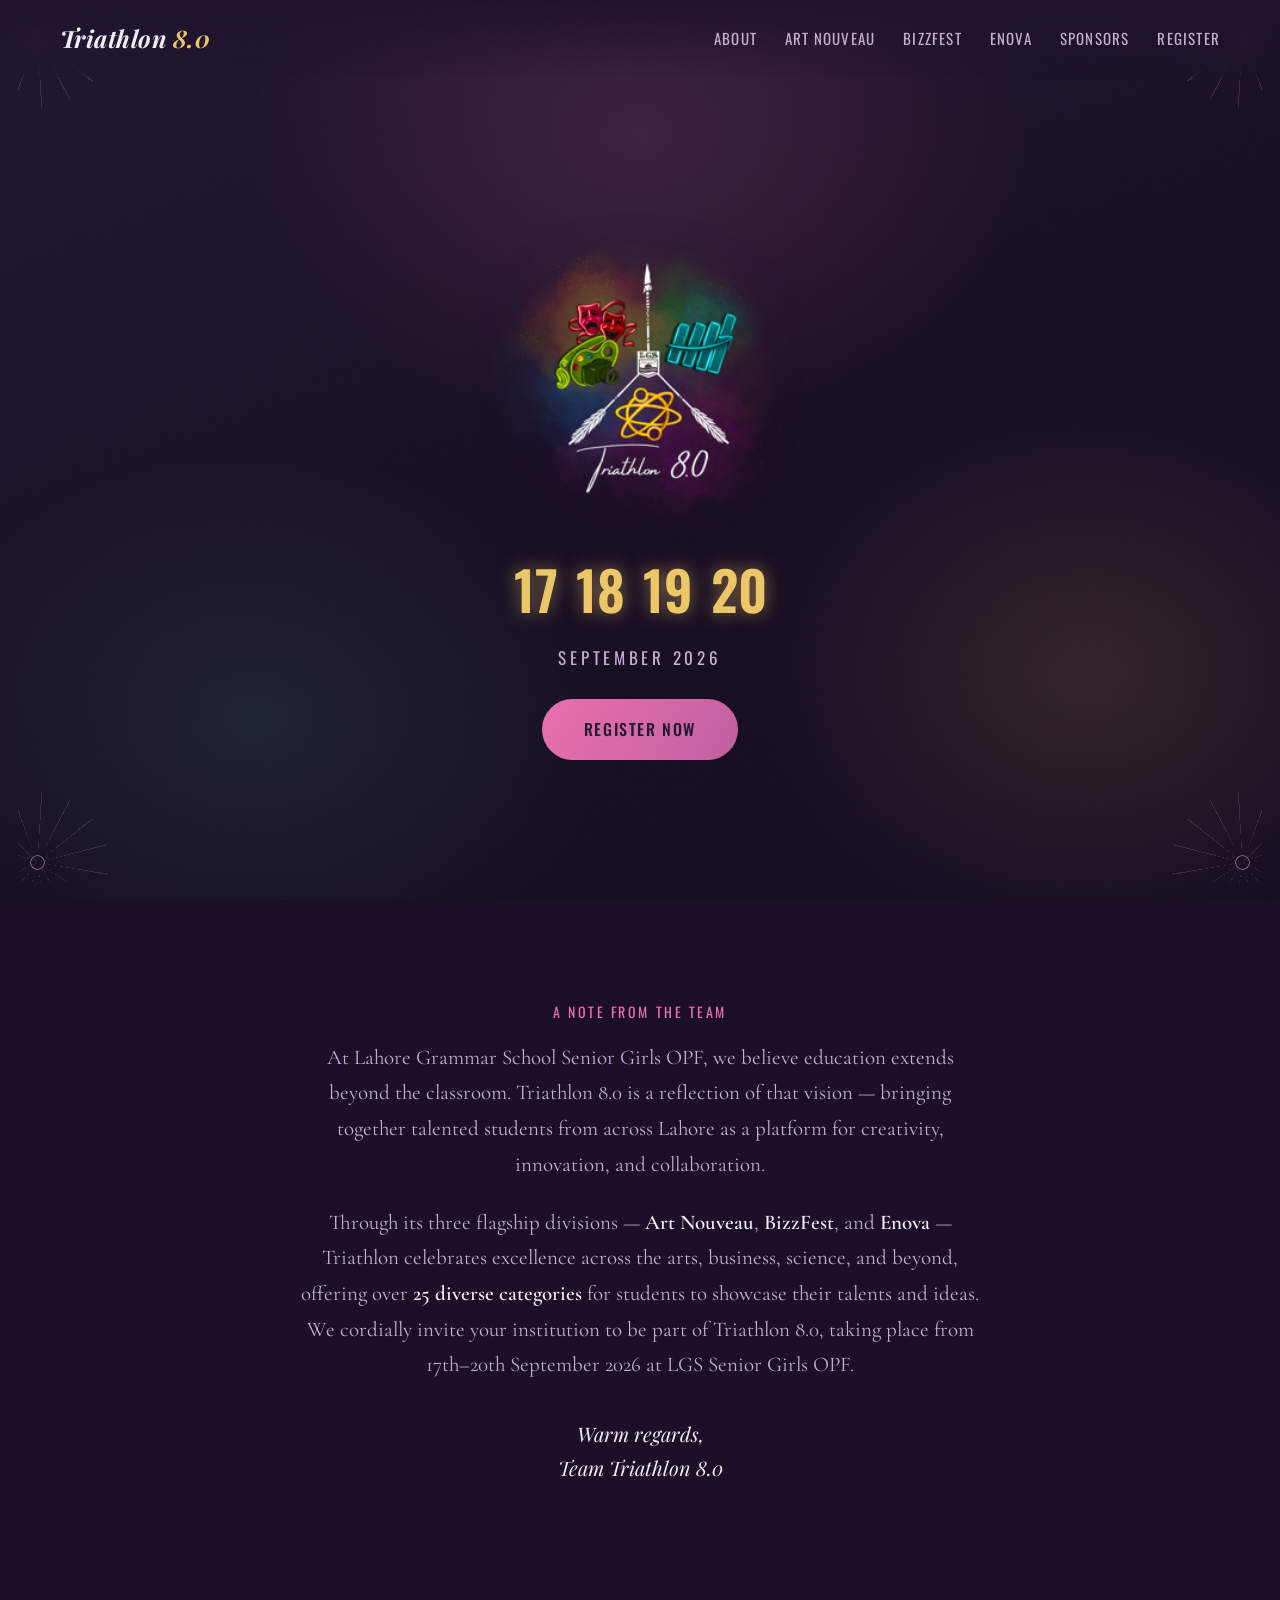
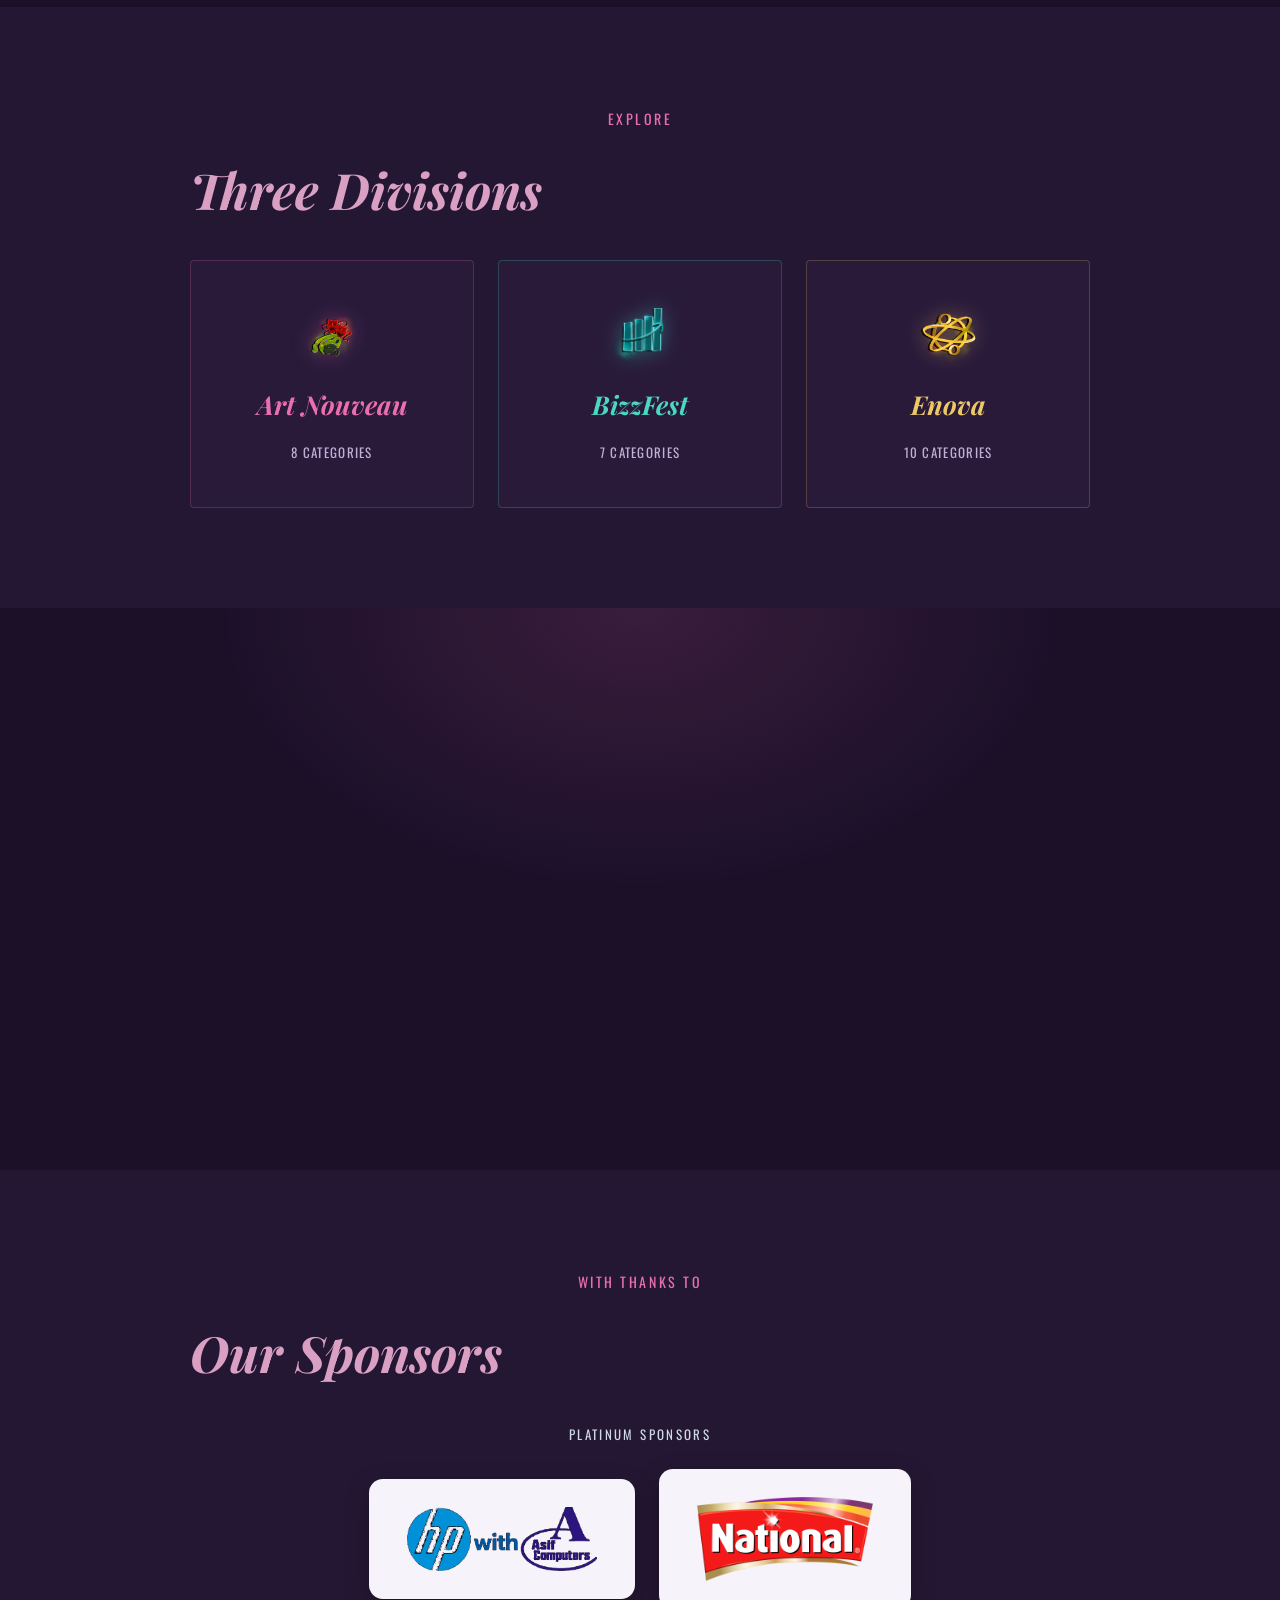
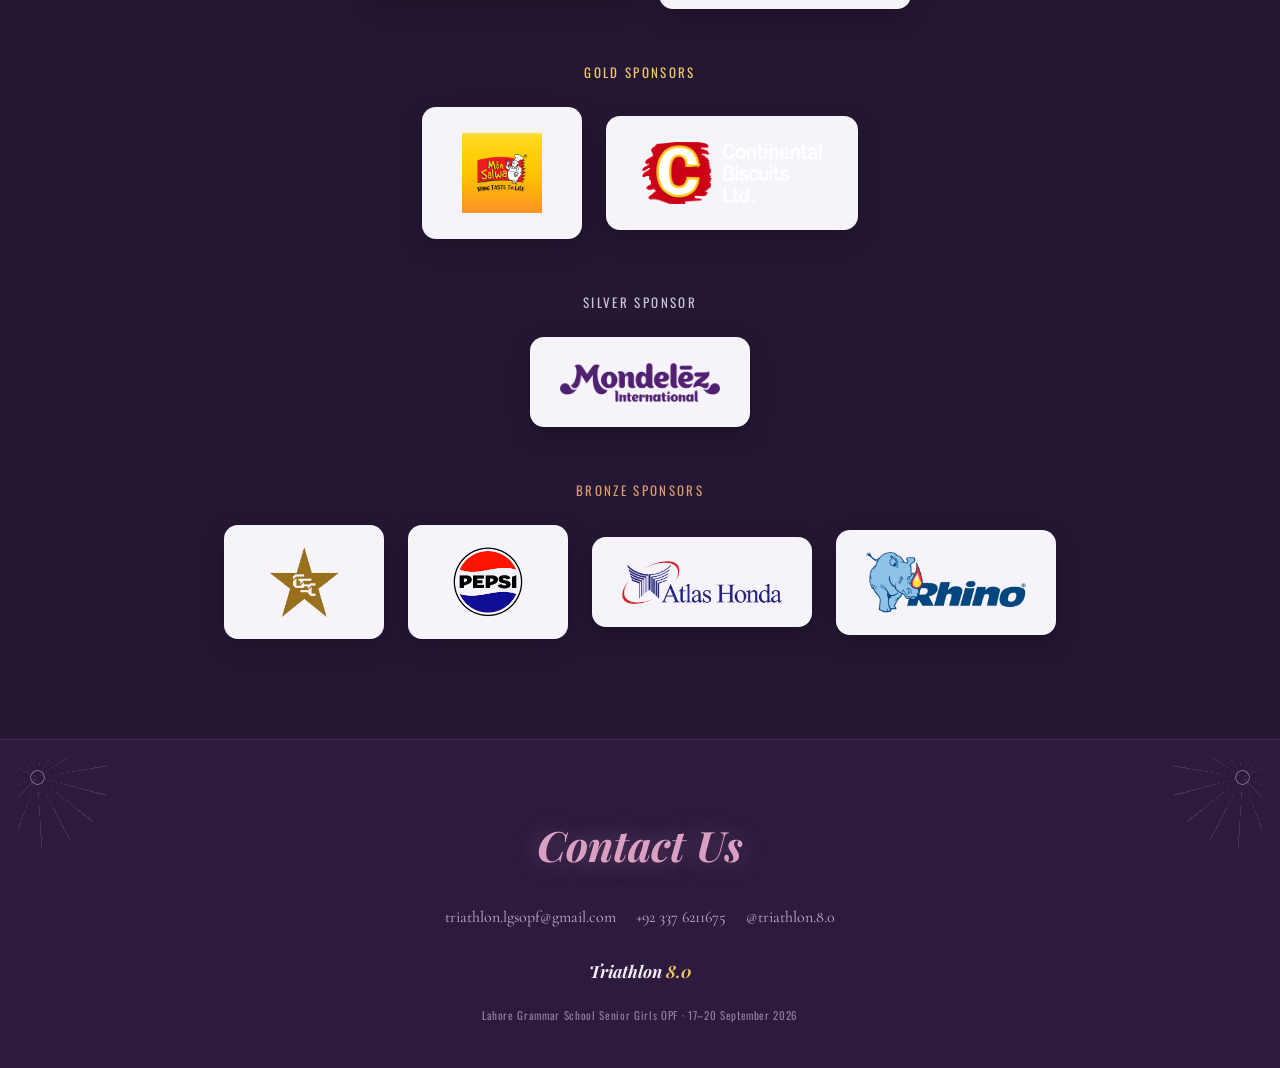
<file: index.html>
<!DOCTYPE html>
<html lang="en">
<head>
<meta charset="UTF-8">
<meta name="viewport" content="width=device-width, initial-scale=1.0">
<title>Triathlon 8.0 — LGS OPF</title>
<meta name="description" content="Triathlon 8.0 — Art Nouveau, BizzFest & Enova. 17–20 September 2026, Lahore Grammar School Senior Girls OPF.">
<link rel="preconnect" href="https://fonts.googleapis.com">
<link rel="preconnect" href="https://fonts.gstatic.com" crossorigin>
<link href="https://fonts.googleapis.com/css2?family=Playfair+Display:ital,wght@0,500;0,700;0,900;1,600;1,700&family=Cormorant+Garamond:ital,wght@0,400;0,500;0,600;1,500&family=Give+You+Glory&family=Oswald:wght@400;500;600;700&display=swap" rel="stylesheet">
<link rel="stylesheet" href="style.css">
</head>
<body>

<div class="grain"></div>

<nav class="nav">
  <a href="index.html" class="nav-brand">Triathlon <span>8.0</span></a>
  <div class="nav-links">
    <a href="index.html#about">About</a>
    <a href="art-nouveau.html">Art Nouveau</a>
    <a href="bizzfest.html">BizzFest</a>
    <a href="enova.html">Enova</a>
    <a href="index.html#sponsors">Sponsors</a>
    <a href="index.html#register">Register</a>
  </div>
</nav>

<!-- ============ HERO ============ -->
<header class="hero" id="top">
  <div class="corner corner-tl" aria-hidden="true"></div>
  <div class="corner corner-tr" aria-hidden="true"></div>
  <div class="corner corner-bl" aria-hidden="true"></div>
  <div class="corner corner-br" aria-hidden="true"></div>

  <div class="hero-content">
    <img src="emblem-clean.png" alt="Triathlon 8.0" class="emblem-img emblem-img-top">

    <div class="hero-dates">
      <span>17</span><span>18</span><span>19</span><span>20</span>
    </div>
    <p class="hero-month">September 2026</p>

    <a href="https://forms.gle/Za4hvNVGaWYxE61TA" target="_blank" rel="noopener" class="btn btn-primary">Register Now</a>
  </div>
</header>

<main>

  <!-- ============ ABOUT ============ -->
  <section class="section" id="about">
    <div class="section-inner about-inner">
      <p class="kicker center">A Note From The Team</p>
      <p class="body-text center-text">
        At Lahore Grammar School Senior Girls OPF, we believe education extends beyond the classroom.
        Triathlon 8.0 is a reflection of that vision — bringing together talented students from across
        Lahore as a platform for creativity, innovation, and collaboration.
      </p>
      <p class="body-text center-text">
        Through its three flagship divisions — <strong>Art Nouveau</strong>, <strong>BizzFest</strong>, and
        <strong>Enova</strong> — Triathlon celebrates excellence across the arts, business, science, and
        beyond, offering over <strong>25 diverse categories</strong> for students to showcase their talents
        and ideas. We cordially invite your institution to be part of Triathlon 8.0, taking place from
        17th&ndash;20th September 2026 at LGS Senior Girls OPF.
      </p>
      <p class="body-text center-text signoff">Warm regards,<br>Team Triathlon 8.0</p>
    </div>
  </section>

  <!-- ============ DIVISION LINKS ============ -->
  <section class="section section-alt" id="divisions">
    <div class="section-inner">
      <p class="kicker center">Explore</p>
      <h2 class="section-title-script center">Three Divisions</h2>

      <div class="division-links">

        <a href="art-nouveau.html" class="division-link div-link-art">
          <span class="division-link-icon">
            <img src="art-nouveau-icon.png" alt="">
          </span>
          <span class="division-link-name">Art Nouveau</span>
          <span class="division-link-meta">8 categories</span>
        </a>

        <a href="bizzfest.html" class="division-link div-link-biz">
          <span class="division-link-icon">
            <img src="bizzfest-icon.png" alt="">
          </span>
          <span class="division-link-name">BizzFest</span>
          <span class="division-link-meta">7 categories</span>
        </a>

        <a href="enova.html" class="division-link div-link-sci">
          <span class="division-link-icon">
            <img src="enova-icon.png" alt="">
          </span>
          <span class="division-link-name">Enova</span>
          <span class="division-link-meta">10 categories</span>
        </a>

      </div>
    </div>
  </section>

  <!-- ============ REGISTRATION ============ -->
  <section class="section register-band" id="register">
    <div class="section-inner register-inner">
      <p class="kicker center">Registration</p>
      <h2 class="section-title-script center">Join Us</h2>
      <p class="body-text center-text register-copy">
        Read the full invitation for guidelines, categories, and everything you need to know.
      </p>
      <div class="register-actions">
        <a href="triathlon-8.0-invite.pdf" target="_blank" rel="noopener" class="btn btn-secondary">View Invite</a>
        <a href="https://forms.gle/Za4hvNVGaWYxE61TA" target="_blank" rel="noopener" class="btn btn-primary btn-large" id="register-link">Register Now</a>
      </div>
      <p class="register-note">Full registration guidelines shared with your Delegation Supervisor.</p>
    </div>
  </section>
  <!-- ============ SPONSORS ============ -->
  <section class="section section-alt" id="sponsors">
    <div class="section-inner">
      <p class="kicker center">With Thanks To</p>
      <h2 class="section-title-script center">Our Sponsors</h2>

      <div class="sponsor-tier">
        <p class="sponsor-tier-label tier-platinum">Platinum Sponsors</p>
        <div class="sponsor-row">
          <div class="sponsor-card"><img src="hp-asif.png" alt="HP with Asif Computers"></div>
          <div class="sponsor-card"><img src="national-foods.png" alt="National Foods"></div>
        </div>
      </div>

      <div class="sponsor-tier">
        <p class="sponsor-tier-label tier-gold">Gold Sponsors</p>
        <div class="sponsor-row">
          <div class="sponsor-card"><img src="mon-salwa.png" alt="Mön Salwa"></div>
          <div class="sponsor-card"><img src="continental.png" alt="Continental"></div>
        </div>
      </div>

      <div class="sponsor-tier">
        <p class="sponsor-tier-label tier-silver">Silver Sponsor</p>
        <div class="sponsor-row">
          <div class="sponsor-card"><img src="mondelez.png" alt="Mondelez International"></div>
        </div>
      </div>

      <div class="sponsor-tier">
        <p class="sponsor-tier-label tier-bronze">Bronze Sponsors</p>
        <div class="sponsor-row">
          <div class="sponsor-card"><img src="star-cs.png" alt="CS"></div>
          <div class="sponsor-card"><img src="pepsi.png" alt="Pepsi"></div>
          <div class="sponsor-card"><img src="atlas-honda.png" alt="Atlas Honda"></div>
          <div class="sponsor-card"><img src="rhino.png" alt="Rhino"></div>
        </div>
      </div>
    </div>
  </section>

</main>

<!-- ============ CONTACT ============ -->
<footer class="footer" id="contact">
  <div class="corner corner-tl" aria-hidden="true"></div>
  <div class="corner corner-tr" aria-hidden="true"></div>
  <div class="footer-inner">
    <p class="footer-script">Contact Us</p>
    <div class="footer-meta">
      <a href="mailto:triathlon.lgsopf@gmail.com">triathlon.lgsopf@gmail.com</a>
      <a href="tel:+923376211675">+92 337 6211675</a>
      <a href="https://www.instagram.com/triathlon.8.0" target="_blank" rel="noopener">@triathlon.8.0</a>
    </div>
    <div class="footer-brand">Triathlon <span>8.0</span></div>
    <p class="footer-copy">Lahore Grammar School Senior Girls OPF &middot; 17&ndash;20 September 2026</p>
  </div>
</footer>

<script src="script.js"></script>
</body>
</html>
</file>
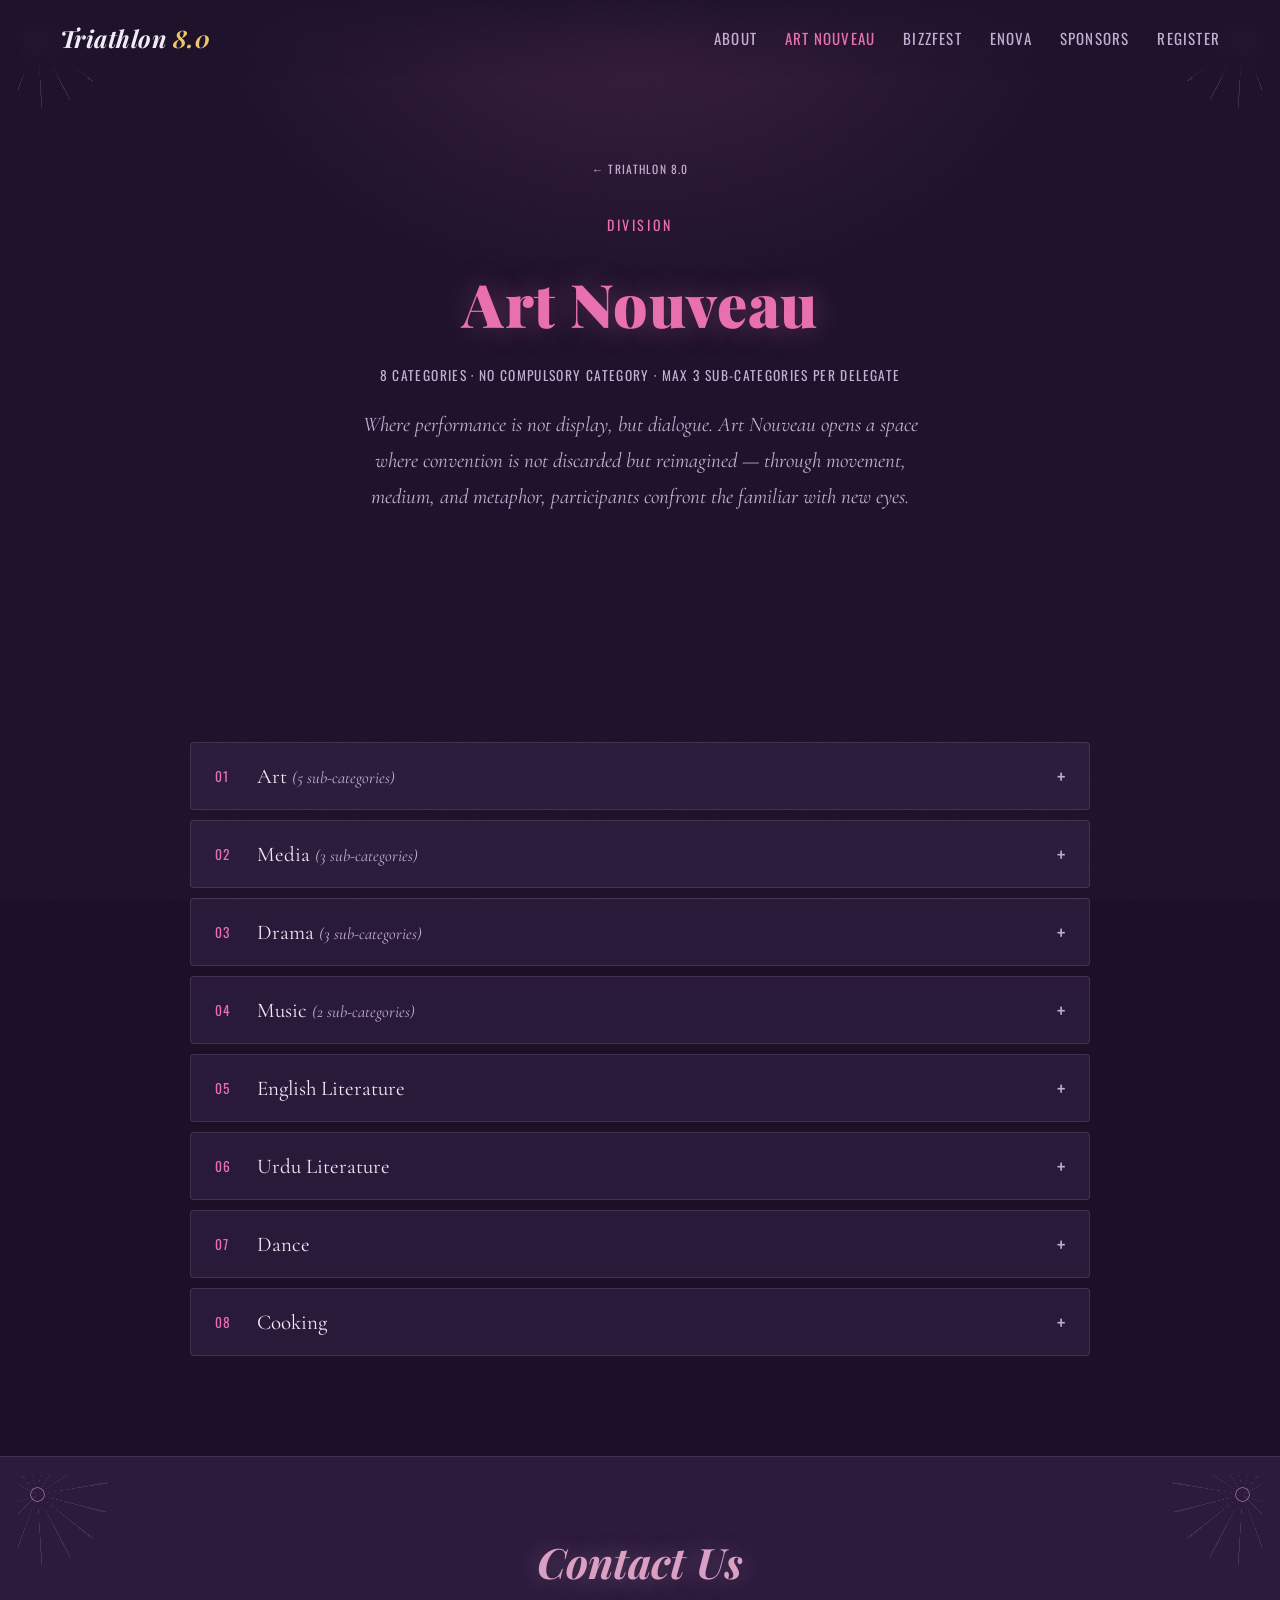
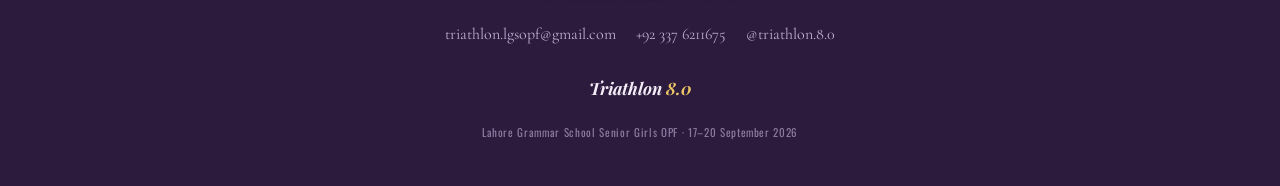
<file: art-nouveau.html>
<!DOCTYPE html>
<html lang="en">
<head>
<meta charset="UTF-8">
<meta name="viewport" content="width=device-width, initial-scale=1.0">
<title>Art Nouveau — Triathlon 8.0</title>
<meta name="description" content="Art Nouveau — 8 categories of performance, media, and creative expression at Triathlon 8.0, LGS OPF.">
<link rel="preconnect" href="https://fonts.googleapis.com">
<link rel="preconnect" href="https://fonts.gstatic.com" crossorigin>
<link href="https://fonts.googleapis.com/css2?family=Playfair+Display:ital,wght@0,500;0,700;0,900;1,600;1,700&family=Cormorant+Garamond:ital,wght@0,400;0,500;0,600;1,500&family=Give+You+Glory&family=Oswald:wght@400;500;600;700&display=swap" rel="stylesheet">
<link rel="stylesheet" href="style.css">
</head>
<body>

<div class="grain"></div>

<nav class="nav">
  <a href="index.html" class="nav-brand">Triathlon <span>8.0</span></a>
  <div class="nav-links">
    <a href="index.html#about">About</a>
    <a href="art-nouveau.html" class="active-art">Art Nouveau</a>
    <a href="bizzfest.html">BizzFest</a>
    <a href="enova.html">Enova</a>
    <a href="index.html#sponsors">Sponsors</a>
    <a href="index.html#register">Register</a>
  </div>
</nav>

<header class="division-hero div-hero-art">
  <div class="corner corner-tl" aria-hidden="true"></div>
  <div class="corner corner-tr" aria-hidden="true"></div>
  <a href="index.html" class="back-link">&larr; Triathlon 8.0</a>
  <p class="kicker center">Division</p>
  <h1 class="division-title div-art">Art Nouveau</h1>
  <p class="division-sub">8 categories &middot; no compulsory category &middot; max 3 sub-categories per delegate</p>
  <p class="body-text division-intro">
    Where performance is not display, but dialogue. Art Nouveau opens a space where convention is not
    discarded but reimagined &mdash; through movement, medium, and metaphor, participants confront the
    familiar with new eyes.
  </p>
</header>

<main>
  <section class="section">
    <div class="section-inner">
      <div class="accordion" data-division="art">

        <div class="acc-item">
          <button class="acc-trigger">
            <span class="acc-num">01</span>
            <span class="acc-name">Art <em>(5 sub-categories)</em></span>
            <span class="acc-plus">+</span>
          </button>
          <div class="acc-panel">
            <ul class="sub-list">
              <li>
                <strong>Fan-tasy</strong> &mdash; Create a rendition of your favourite book, film, or franchise character.
                <a href="fan-tasy-study-guide.pdf" target="_blank" rel="noopener" class="doc-link doc-link-inline">Study Guide</a>
              </li>
              <li>
                <strong>Street Sm-art</strong> &mdash; Live graffiti-inspired art on a bold, life-sized canvas.
                <a href="Copy of Street smart.pdf" target="_blank" rel="noopener" class="doc-link doc-link-inline">Study Guide</a>
              </li>
              <li>
                <strong>Salvage</strong> &mdash; 3D and mixed-media sculpture built from unconventional materials.
                <a href="salvage-study-guide.pdf" target="_blank" rel="noopener" class="doc-link doc-link-inline">Study Guide</a>
              </li>
              <li>
                <strong>Phantasmagoria</strong> &mdash; Turn a surreal random prompt into an extraordinary still-life piece.
                <a href="phantasmagoria-study-guide.pdf" target="_blank" rel="noopener" class="doc-link doc-link-inline">Study Guide</a>
              </li>
              <li>
                <strong>Picasso's Detective</strong> &mdash; Decipher clues and sketch your discoveries on the spot.
                <a href="picassos-detective-study-guide.pdf" target="_blank" rel="noopener" class="doc-link doc-link-inline">Study Guide</a>
              </li>
            </ul>
          </div>
        </div>

        <div class="acc-item">
          <button class="acc-trigger">
            <span class="acc-num">02</span>
            <span class="acc-name">Media <em>(3 sub-categories)</em></span>
            <span class="acc-plus">+</span>
          </button>
          <div class="acc-panel">
            <ul class="sub-list">
            <li>
                <strong>Nolan's Flair</strong> &mdash; Write, shoot, and edit a 3&ndash;7 minute short film on campus.
                <a href="Nolans-Flair study-guide.pdf" target="_blank" rel="noopener" class="doc-link doc-link-inline">Study Guide</a>
              </li>
              <li>
                 <strong>Picture the Plot</strong> &mdash; Hunt the campus for shots to build a movie poster from a given plot.
                <a href="Picture-The Plot-Study Guide.pdf" target="_blank" rel="noopener" class="doc-link doc-link-inline">Study Guide</a>
              </li>
              <li>
                <strong>Film in the Moment</strong> &mdash; Vlog the entire event, prop to closing ceremony.
                <a href="film-in-the-moment study-guide.pdf" target="_blank" rel="noopener" class="doc-link doc-link-inline">Study Guide</a>
              </li>
            </ul>
          </div>
        </div>
            

        <div class="acc-item">
          <button class="acc-trigger">
            <span class="acc-num">03</span>
            <span class="acc-name">Drama <em>(3 sub-categories)</em></span>
            <span class="acc-plus">+</span>
          </button>
          <div class="acc-panel">
            <ul class="sub-list">
            <li>
                <strong>Twist Stage</strong> &mdash; Reinterpret a well-known film, then weave in an assigned song.
                <a href="TWIST STAGE.pdf" target="_blank" rel="noopener" class="doc-link doc-link-inline">Study Guide</a>
              </li>
              <li>
                 <strong>To Be Or Not To Be</strong> &mdash; Perform a solo monologue on a topic of your choice.
                <a href="to be or not to be.pdf" target="_blank" rel="noopener" class="doc-link doc-link-inline">Study Guide</a>
              </li>
              <li>
                <strong>The Hot Seat Act</strong> &mdash; Improvise a scene from an assigned situation, prop, and trait.
                <a href="hot seat final.pdf" target="_blank" rel="noopener" class="doc-link doc-link-inline">Study Guide</a>
              </li>
            </ul>
          </div>
        </div>

        <div class="acc-item">
          <button class="acc-trigger">
            <span class="acc-num">04</span>
            <span class="acc-name">Music <em>(2 sub-categories)</em></span>
            <span class="acc-plus">+</span>
          </button>
          <div class="acc-panel">
            <ul class="sub-list">
            <li>
                <strong>Vocals</strong> &mdash; Perform a song in Urdu or another national language.
                <a href="vocals finall.pdf" target="_blank" rel="noopener" class="doc-link doc-link-inline">Study Guide</a>
              </li>
              <li>
                 <strong>Instrumentals</strong> &mdash; Showcase skill on an Eastern or Western instrument.
                <a href="INSTRUMENTALS.pdf" target="_blank" rel="noopener" class="doc-link doc-link-inline">Study Guide</a>
              </li>
            </ul>
          </div>
        </div>

        <div class="acc-item">
          <button class="acc-trigger">
            <span class="acc-num">05</span>
            <span class="acc-name">English Literature</span>
            <span class="acc-plus">+</span>
          </button>
          <div class="acc-panel">
            <ul class="sub-list">
            <li>
                <strong>Inked Oracles</strong> &mdash; Craft a poetic prophecy or visionary narrative rich with symbolism.
                <a href="Inked oracles.pdf" target="_blank" rel="noopener" class="doc-link doc-link-inline">Study Guide</a>
              </li>
            </ul>
          </div>
        </div>

        <div class="acc-item">
          <button class="acc-trigger">
            <span class="acc-num">06</span>
            <span class="acc-name">Urdu Literature</span>
            <span class="acc-plus">+</span>
          </button>
          <div class="acc-panel">
            <ul class="sub-list">
            <li>
                <strong>Afsanah</strong> &mdash; Given a classic Urdu short story, rewrite its ending or retell it from a secondary character's perspective.
                <a href="Afsanah remix.pdf" target="_blank" rel="noopener" class="doc-link doc-link-inline">Study Guide</a>
              </li>
            </ul>
           </div>
        </div>

        <div class="acc-item">
          <button class="acc-trigger">
            <span class="acc-num">07</span>
            <span class="acc-name">Dance</span>
            <span class="acc-plus">+</span>
          </button>
          <div class="acc-panel">
            <ul class="sub-list">
            <li>
                <strong>Dance</strong> &mdash; Given a word or phrase, transform it into a performance that conveys its essence through movement.
                <a href="DANCE.pdf" target="_blank" rel="noopener" class="doc-link doc-link-inline">Study Guide</a>
              </li>
            </ul>
          </div>
        </div>

        <div class="acc-item">
          <button class="acc-trigger">
            <span class="acc-num">08</span>
            <span class="acc-name">Cooking</span>
            <span class="acc-plus">+</span>
          </button>
          <div class="acc-panel">
            <ul class="sub-list">
            <li>
                <strong>Cooking</strong> &mdash; A live culinary challenge testing technique, instinct, and confident presentation under pressure.
                <a href="FINAL Triathlon 2026 Cooking Study Guide.pdf" target="_blank" rel="noopener" class="doc-link doc-link-inline">Study Guide</a>
              </li>
            </ul>
          </div>
        </div>

      </div>
    </div>
  </section>
</main>

<footer class="footer" id="contact">
  <div class="corner corner-tl" aria-hidden="true"></div>
  <div class="corner corner-tr" aria-hidden="true"></div>
  <div class="footer-inner">
    <p class="footer-script">Contact Us</p>
    <div class="footer-meta">
      <a href="mailto:triathlon.lgsopf@gmail.com">triathlon.lgsopf@gmail.com</a>
      <a href="tel:+923376211675">+92 337 6211675</a>
      <a href="https://www.instagram.com/triathlon.8.0" target="_blank" rel="noopener">@triathlon.8.0</a>
    </div>
    <div class="footer-brand">Triathlon <span>8.0</span></div>
    <p class="footer-copy">Lahore Grammar School Senior Girls OPF &middot; 17&ndash;20 September 2026</p>
  </div>
</footer>

<script src="script.js"></script>
</body>
</html>
</file>
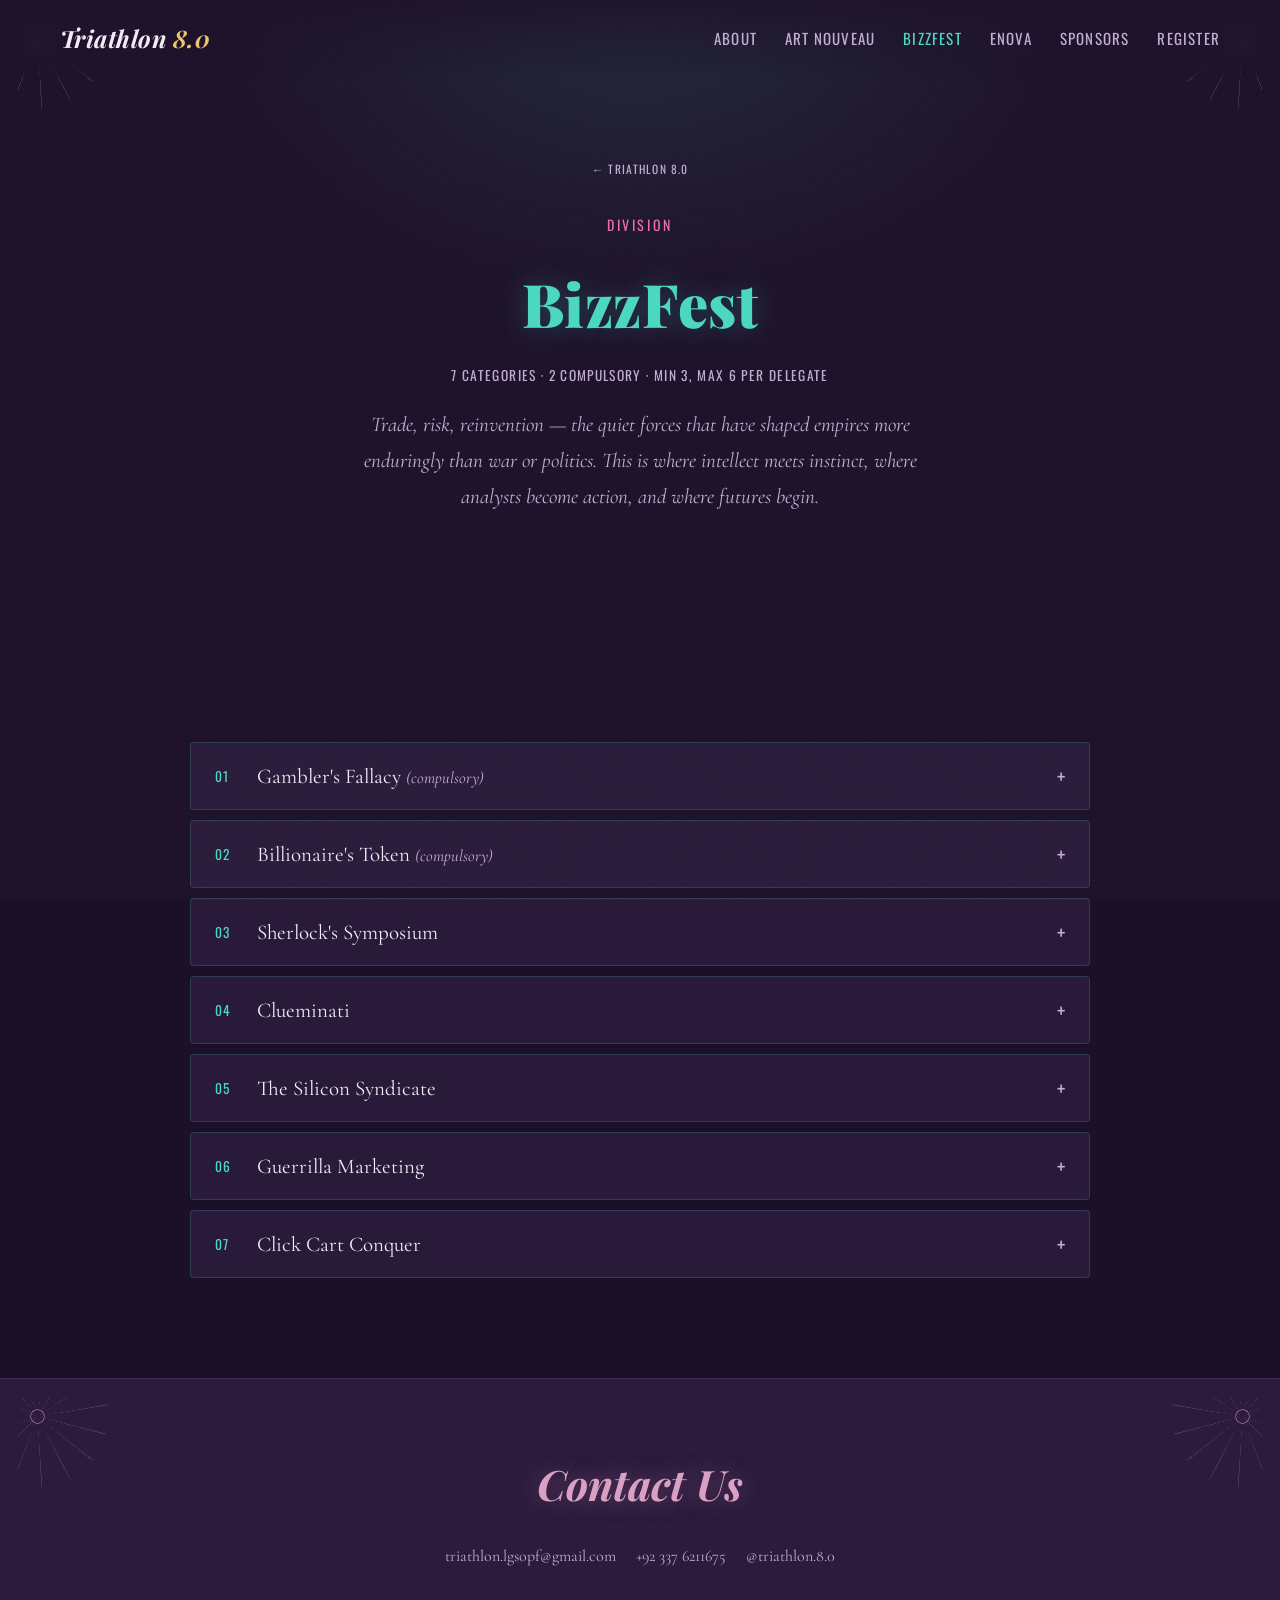
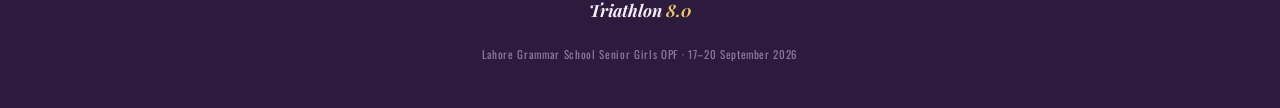
<file: bizzfest (5).html>
<!DOCTYPE html>
<html lang="en">
<head>
<meta charset="UTF-8">
<meta name="viewport" content="width=device-width, initial-scale=1.0">
<title>BizzFest — Triathlon 8.0</title>
<meta name="description" content="BizzFest — 7 categories of strategy, finance, and enterprise at Triathlon 8.0, LGS OPF.">
<link rel="preconnect" href="https://fonts.googleapis.com">
<link rel="preconnect" href="https://fonts.gstatic.com" crossorigin>
<link href="https://fonts.googleapis.com/css2?family=Playfair+Display:ital,wght@0,500;0,700;0,900;1,600;1,700&family=Cormorant+Garamond:ital,wght@0,400;0,500;0,600;1,500&family=Give+You+Glory&family=Oswald:wght@400;500;600;700&display=swap" rel="stylesheet">
<link rel="stylesheet" href="style.css">
</head>
<body>

<div class="grain"></div>

<nav class="nav">
  <a href="index.html" class="nav-brand">Triathlon <span>8.0</span></a>
  <div class="nav-links">
    <a href="index.html#about">About</a>
    <a href="art-nouveau.html">Art Nouveau</a>
    <a href="bizzfest.html" class="active-biz">BizzFest</a>
    <a href="enova.html">Enova</a>
    <a href="index.html#sponsors">Sponsors</a>
    <a href="index.html#register">Register</a>
  </div>
</nav>

<header class="division-hero div-hero-biz">
  <div class="corner corner-tl" aria-hidden="true"></div>
  <div class="corner corner-tr" aria-hidden="true"></div>
  <a href="index.html" class="back-link">&larr; Triathlon 8.0</a>
  <p class="kicker center">Division</p>
  <h1 class="division-title div-biz">BizzFest</h1>
  <p class="division-sub">7 categories &middot; 2 compulsory &middot; min 3, max 6 per delegate</p>
  <p class="body-text division-intro">
    Trade, risk, reinvention &mdash; the quiet forces that have shaped empires more enduringly than
    war or politics. This is where intellect meets instinct, where analysts become action, and where
    futures begin.
  </p>
</header>

<main>
  <section class="section">
    <div class="section-inner">
      <div class="accordion" data-division="biz">

        <div class="acc-item">
          <button class="acc-trigger">
            <span class="acc-num">01</span>
            <span class="acc-name">Gambler's Fallacy <em>(compulsory)</em></span>
            <span class="acc-plus">+</span>
          </button>
          <div class="acc-panel">
            <p>Launch a business from scratch, allocate resources wisely, and turn a risky idea into something that actually works. The market is unpredictable &mdash; your strategy shouldn't be.</p>
            <a href="gamblers-fallacy-study-guide.pdf" target="_blank" rel="noopener" class="doc-link">Study Guide</a>
          </div>
        </div>

        <div class="acc-item">
          <button class="acc-trigger">
            <span class="acc-num">02</span>
            <span class="acc-name">Billionaire's Token <em>(compulsory)</em></span>
            <span class="acc-plus">+</span>
          </button>
          <div class="acc-panel">
            <p>Step into an investor's shoes and manage a portfolio across currencies, stocks, and commodities. Make the calls that build empires or burn them.</p>
            <a href="billionaires-token-study-guide.pdf" target="_blank" rel="noopener" class="doc-link">Study Guide</a>
          </div>
        </div>

        <div class="acc-item">
          <button class="acc-trigger">
            <span class="acc-num">03</span>
            <span class="acc-name">Sherlock's Symposium</span>
            <span class="acc-plus">+</span>
          </button>
          <div class="acc-panel">
            <p>Put on your strategist's hat and dig into complex crime scenarios that demand logic, deduction, and nerves of steel.</p>
            <a href="sherlocks-symposium-study-guide.pdf" target="_blank" rel="noopener" class="doc-link">Study Guide</a>
          </div>
        </div>

        <div class="acc-item">
          <button class="acc-trigger">
            <span class="acc-num">04</span>
            <span class="acc-name">Clueminati</span>
            <span class="acc-plus">+</span>
          </button>
          <div class="acc-panel">
            <p>A race against time &mdash; wild challenges with zero room to overthink. Create original, impress the judges, and keep up with the chaos.</p>
            <a href="clueminati-study-guide.pdf" target="_blank" rel="noopener" class="doc-link">Study Guide</a>
          </div>
        </div>

        <div class="acc-item">
          <button class="acc-trigger">
            <span class="acc-num">05</span>
            <span class="acc-name">The Silicon Syndicate</span>
            <span class="acc-plus">+</span>
          </button>
          <div class="acc-panel">
            <p>Build solutions powered by machine learning, smart algorithms, and data analytics to actually move the needle.</p>
            <a href="silicon-syndicate-study-guide.pdf" target="_blank" rel="noopener" class="doc-link">Study Guide</a>
          </div>
        </div>

        <div class="acc-item">
          <button class="acc-trigger">
            <span class="acc-num">06</span>
            <span class="acc-name">Guerrilla Marketing</span>
            <span class="acc-plus">+</span>
          </button>
          <div class="acc-panel">
            <p>Forget traditional ads &mdash; bold, scrappy, impossibly creative campaigns that stop people in their tracks.</p>
            <a href="guerrilla-marketing-study-guide.pdf" target="_blank" rel="noopener" class="doc-link">Study Guide</a>
          </div>
        </div>

        <div class="acc-item">
          <button class="acc-trigger">
            <span class="acc-num">07</span>
            <span class="acc-name">Click Cart Conquer</span>
            <span class="acc-plus">+</span>
          </button>
          <div class="acc-panel">
            <p>Design and scale an online business, handle supply chain chaos, and keep the numbers healthy. Only the agile survive.</p>
            <a href="click-cart-conquer-study-guide.pdf" target="_blank" rel="noopener" class="doc-link">Study Guide</a>
          </div>
        </div>

      </div>
    </div>
  </section>
</main>

<footer class="footer" id="contact">
  <div class="corner corner-tl" aria-hidden="true"></div>
  <div class="corner corner-tr" aria-hidden="true"></div>
  <div class="footer-inner">
    <p class="footer-script">Contact Us</p>
    <div class="footer-meta">
      <a href="mailto:triathlon.lgsopf@gmail.com">triathlon.lgsopf@gmail.com</a>
      <a href="tel:+923376211675">+92 337 6211675</a>
      <a href="https://www.instagram.com/triathlon.8.0" target="_blank" rel="noopener">@triathlon.8.0</a>
    </div>
    <div class="footer-brand">Triathlon <span>8.0</span></div>
    <p class="footer-copy">Lahore Grammar School Senior Girls OPF &middot; 17&ndash;20 September 2026</p>
  </div>
</footer>

<script src="script.js"></script>
</body>
</html>
</file>
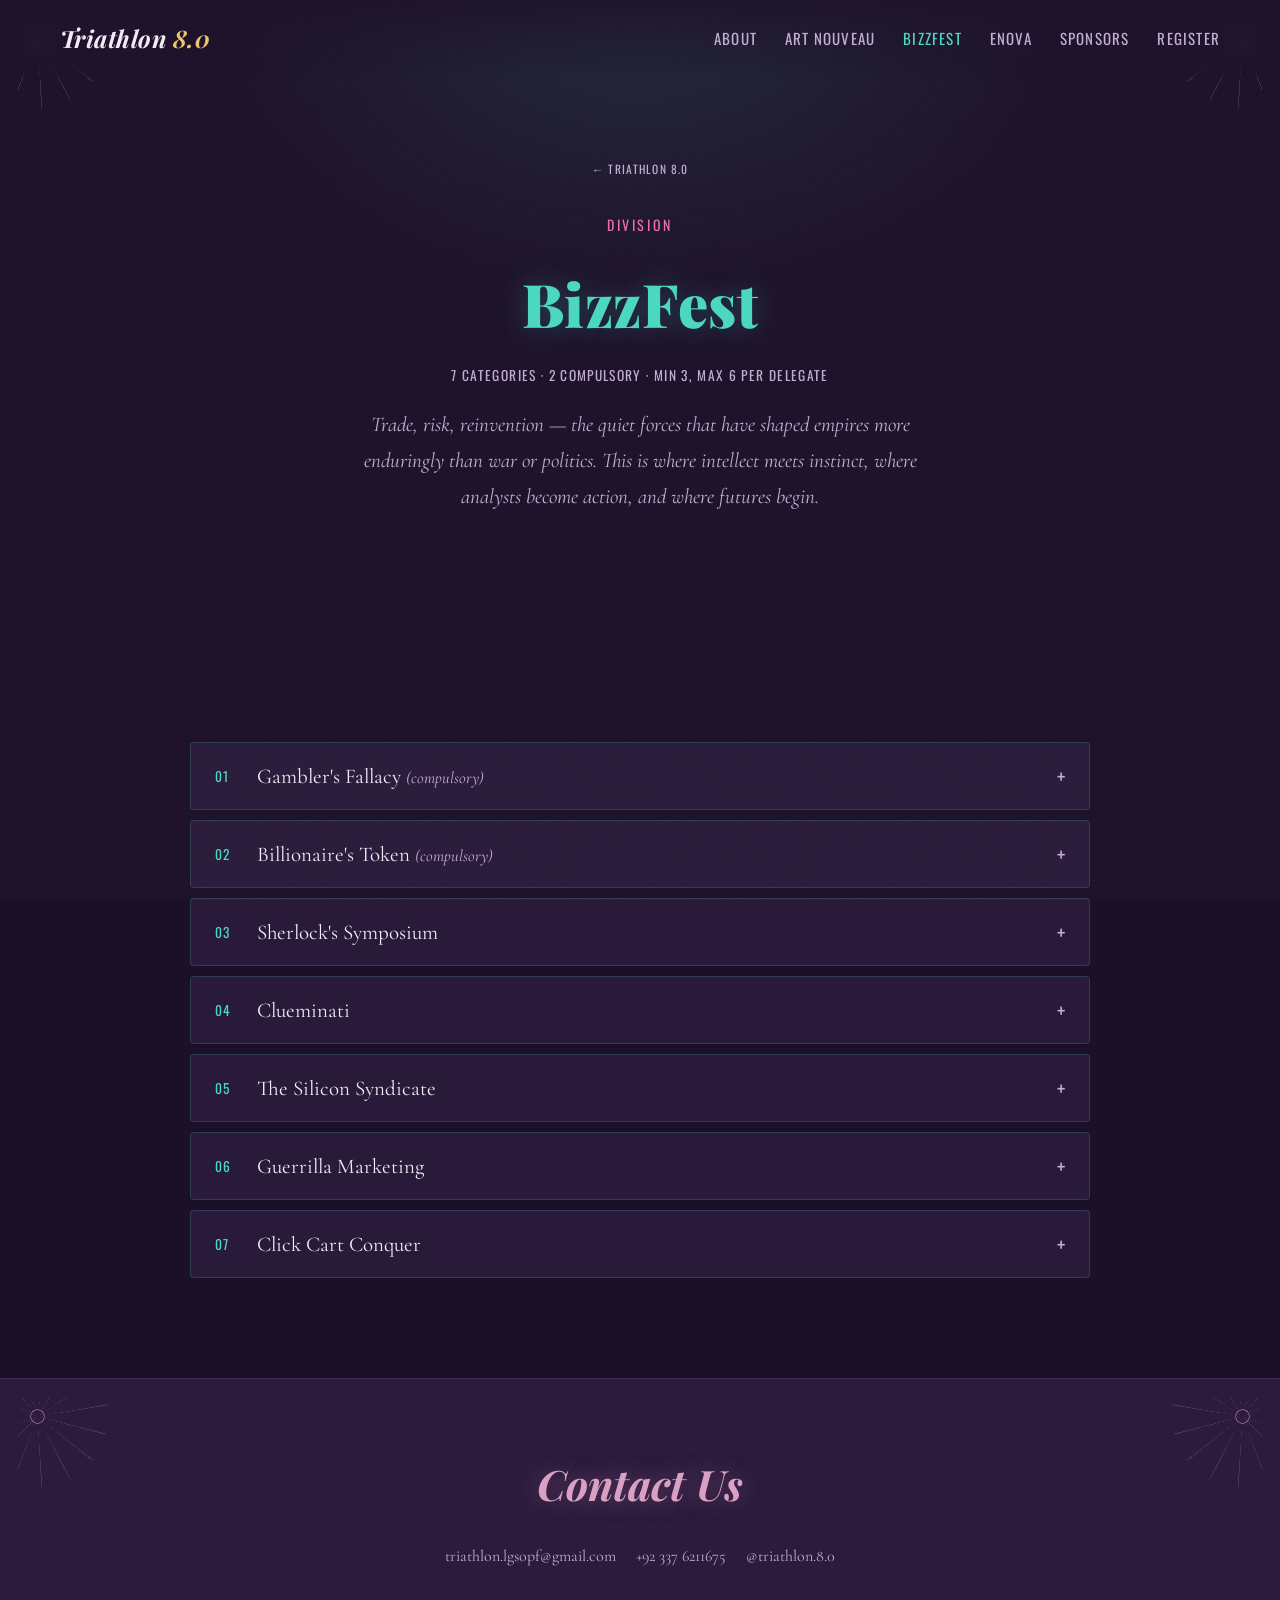
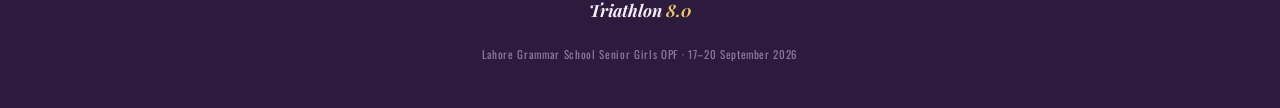
<file: bizzfest.html>
<!DOCTYPE html>
<html lang="en">
<head>
<meta charset="UTF-8">
<meta name="viewport" content="width=device-width, initial-scale=1.0">
<title>BizzFest — Triathlon 8.0</title>
<meta name="description" content="BizzFest — 7 categories of strategy, finance, and enterprise at Triathlon 8.0, LGS OPF.">
<link rel="preconnect" href="https://fonts.googleapis.com">
<link rel="preconnect" href="https://fonts.gstatic.com" crossorigin>
<link href="https://fonts.googleapis.com/css2?family=Playfair+Display:ital,wght@0,500;0,700;0,900;1,600;1,700&family=Cormorant+Garamond:ital,wght@0,400;0,500;0,600;1,500&family=Give+You+Glory&family=Oswald:wght@400;500;600;700&display=swap" rel="stylesheet">
<link rel="stylesheet" href="style.css">
</head>
<body>

<div class="grain"></div>

<nav class="nav">
  <a href="index.html" class="nav-brand">Triathlon <span>8.0</span></a>
  <div class="nav-links">
    <a href="index.html#about">About</a>
    <a href="art-nouveau.html">Art Nouveau</a>
    <a href="bizzfest.html" class="active-biz">BizzFest</a>
    <a href="enova.html">Enova</a>
    <a href="index.html#sponsors">Sponsors</a>
    <a href="index.html#register">Register</a>
  </div>
</nav>

<header class="division-hero div-hero-biz">
  <div class="corner corner-tl" aria-hidden="true"></div>
  <div class="corner corner-tr" aria-hidden="true"></div>
  <a href="index.html" class="back-link">&larr; Triathlon 8.0</a>
  <p class="kicker center">Division</p>
  <h1 class="division-title div-biz">BizzFest</h1>
  <p class="division-sub">7 categories &middot; 2 compulsory &middot; min 3, max 6 per delegate</p>
  <p class="body-text division-intro">
    Trade, risk, reinvention &mdash; the quiet forces that have shaped empires more enduringly than
    war or politics. This is where intellect meets instinct, where analysts become action, and where
    futures begin.
  </p>
</header>

<main>
  <section class="section">
    <div class="section-inner">
      <div class="accordion" data-division="biz">

        <div class="acc-item">
          <button class="acc-trigger">
            <span class="acc-num">01</span>
            <span class="acc-name">Gambler's Fallacy <em>(compulsory)</em></span>
            <span class="acc-plus">+</span>
          </button>
          <div class="acc-panel">
            <p>Launch a business from scratch, allocate resources wisely, and turn a risky idea into something that actually works. The market is unpredictable &mdash; your strategy shouldn't be.</p>
            <a href="GAMBLER’S FALLACY.pdf" target="_blank" rel="noopener" class="doc-link">Study Guide</a>
          </div>
        </div>

        <div class="acc-item">
          <button class="acc-trigger">
            <span class="acc-num">02</span>
            <span class="acc-name">Billionaire's Token <em>(compulsory)</em></span>
            <span class="acc-plus">+</span>
          </button>
          <div class="acc-panel">
            <p>Step into an investor's shoes and manage a portfolio across currencies, stocks, and commodities. Make the calls that build empires or burn them.</p>
            <a href="BILLIONAIRES TOKEN .pdf" target="_blank" rel="noopener" class="doc-link">Study Guide</a>
          </div>
        </div>

        <div class="acc-item">
          <button class="acc-trigger">
            <span class="acc-num">03</span>
            <span class="acc-name">Sherlock's Symposium</span>
            <span class="acc-plus">+</span>
          </button>
          <div class="acc-panel">
            <p>Put on your strategist's hat and dig into complex crime scenarios that demand logic, deduction, and nerves of steel.</p>
            <a href="SHERLOCK’S SYMPOSIUM .pdf" target="_blank" rel="noopener" class="doc-link">Study Guide</a>
          </div>
        </div>

        <div class="acc-item">
          <button class="acc-trigger">
            <span class="acc-num">04</span>
            <span class="acc-name">Clueminati</span>
            <span class="acc-plus">+</span>
          </button>
          <div class="acc-panel">
            <p>A race against time &mdash; wild challenges with zero room to overthink. Create original, impress the judges, and keep up with the chaos.</p>
            <a href="CLUEMINATI .pdf" target="_blank" rel="noopener" class="doc-link">Study Guide</a>
          </div>
        </div>

        <div class="acc-item">
          <button class="acc-trigger">
            <span class="acc-num">05</span>
            <span class="acc-name">The Silicon Syndicate</span>
            <span class="acc-plus">+</span>
          </button>
          <div class="acc-panel">
            <p>Build solutions powered by machine learning, smart algorithms, and data analytics to actually move the needle.</p>
            <a href="THE SILICON SYNDICATE.pdf.pdf" target="_blank" rel="noopener" class="doc-link">Study Guide</a>
          </div>
        </div>

        <div class="acc-item">
          <button class="acc-trigger">
            <span class="acc-num">06</span>
            <span class="acc-name">Guerrilla Marketing</span>
            <span class="acc-plus">+</span>
          </button>
          <div class="acc-panel">
            <p>Forget traditional ads &mdash; bold, scrappy, impossibly creative campaigns that stop people in their tracks.</p>
            <a href="GUERRILLA MARKETING .pdf" target="_blank" rel="noopener" class="doc-link">Study Guide</a>
          </div>
        </div>

        <div class="acc-item">
          <button class="acc-trigger">
            <span class="acc-num">07</span>
            <span class="acc-name">Click Cart Conquer</span>
            <span class="acc-plus">+</span>
          </button>
          <div class="acc-panel">
            <p>Design and scale an online business, handle supply chain chaos, and keep the numbers healthy. Only the agile survive.</p>
            <a href="CLICK CART CONQUER .pdf" target="_blank" rel="noopener" class="doc-link">Study Guide</a>
          </div>
        </div>

      </div>
    </div>
  </section>
</main>

<footer class="footer" id="contact">
  <div class="corner corner-tl" aria-hidden="true"></div>
  <div class="corner corner-tr" aria-hidden="true"></div>
  <div class="footer-inner">
    <p class="footer-script">Contact Us</p>
    <div class="footer-meta">
      <a href="mailto:triathlon.lgsopf@gmail.com">triathlon.lgsopf@gmail.com</a>
      <a href="tel:+923376211675">+92 337 6211675</a>
      <a href="https://www.instagram.com/triathlon.8.0" target="_blank" rel="noopener">@triathlon.8.0</a>
    </div>
    <div class="footer-brand">Triathlon <span>8.0</span></div>
    <p class="footer-copy">Lahore Grammar School Senior Girls OPF &middot; 17&ndash;20 September 2026</p>
  </div>
</footer>

<script src="script.js"></script>
</body>
</html>
</file>
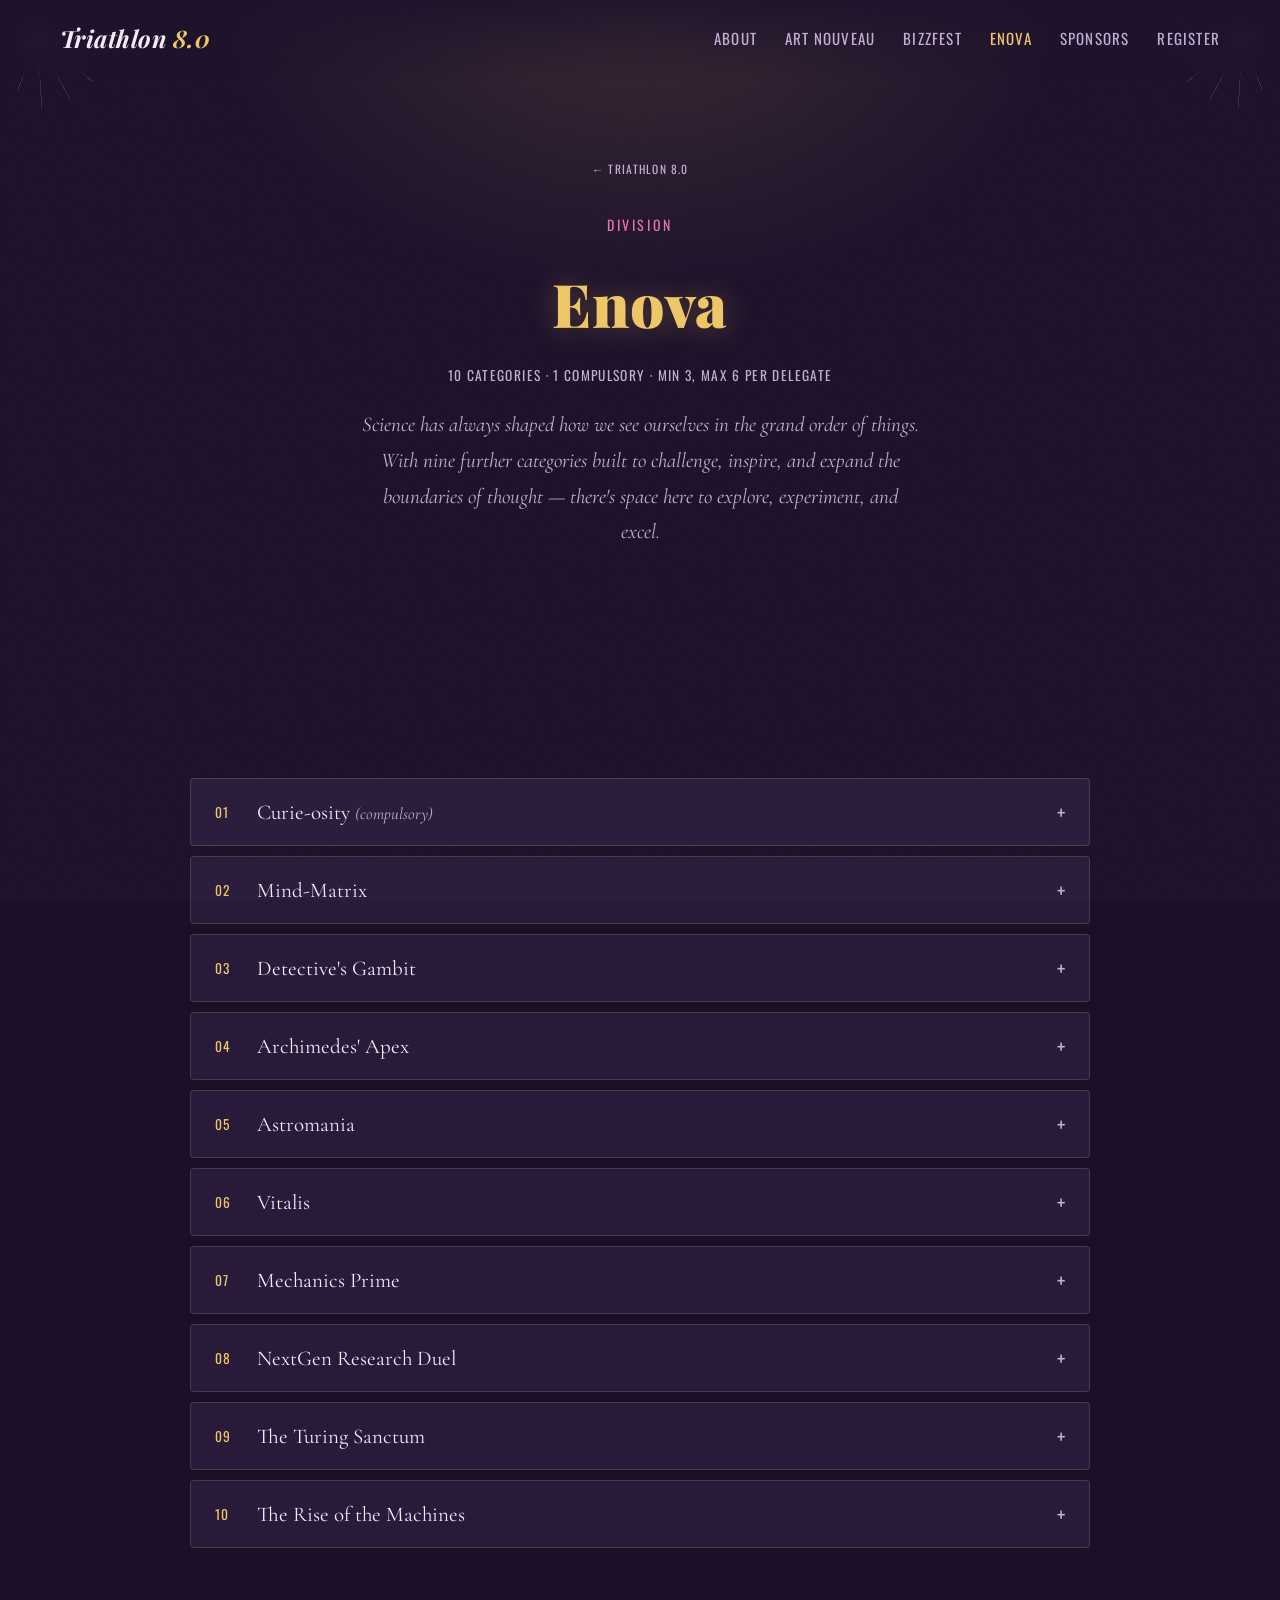
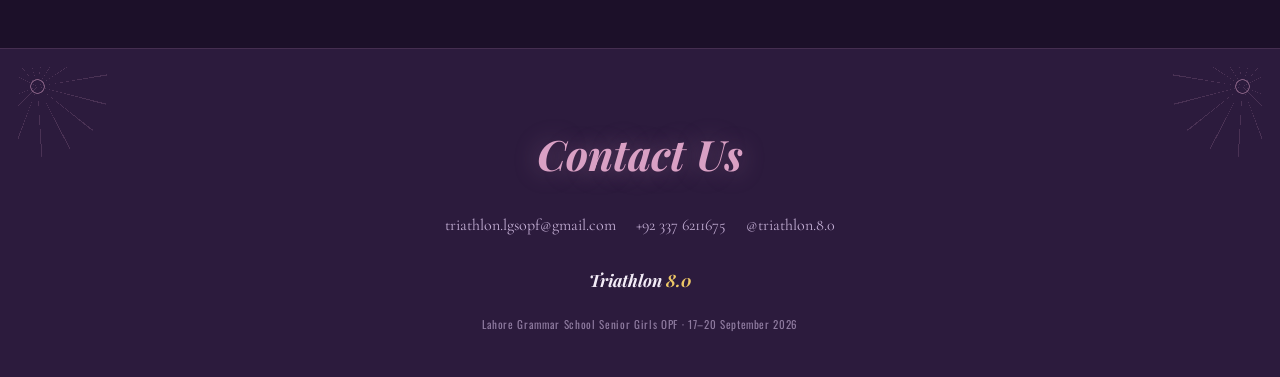
<file: enova (2).html>
<!DOCTYPE html>
<html lang="en">
<head>
<meta charset="UTF-8">
<meta name="viewport" content="width=device-width, initial-scale=1.0">
<title>Enova — Triathlon 8.0</title>
<meta name="description" content="Enova — 10 categories spanning science, technology, and research at Triathlon 8.0, LGS OPF.">
<link rel="preconnect" href="https://fonts.googleapis.com">
<link rel="preconnect" href="https://fonts.gstatic.com" crossorigin>
<link href="https://fonts.googleapis.com/css2?family=Playfair+Display:ital,wght@0,500;0,700;0,900;1,600;1,700&family=Cormorant+Garamond:ital,wght@0,400;0,500;0,600;1,500&family=Give+You+Glory&family=Oswald:wght@400;500;600;700&display=swap" rel="stylesheet">
<link rel="stylesheet" href="style.css">
</head>
<body>

<div class="grain"></div>

<nav class="nav">
  <a href="index.html" class="nav-brand">Triathlon <span>8.0</span></a>
  <div class="nav-links">
    <a href="index.html#about">About</a>
    <a href="art-nouveau.html">Art Nouveau</a>
    <a href="bizzfest.html">BizzFest</a>
    <a href="enova.html" class="active-sci">Enova</a>
    <a href="index.html#sponsors">Sponsors</a>
    <a href="index.html#register">Register</a>
  </div>
</nav>

<header class="division-hero div-hero-sci">
  <div class="corner corner-tl" aria-hidden="true"></div>
  <div class="corner corner-tr" aria-hidden="true"></div>
  <a href="index.html" class="back-link">&larr; Triathlon 8.0</a>
  <p class="kicker center">Division</p>
  <h1 class="division-title div-sci">Enova</h1>
  <p class="division-sub">10 categories &middot; 1 compulsory &middot; min 3, max 6 per delegate</p>
  <p class="body-text division-intro">
    Science has always shaped how we see ourselves in the grand order of things. With nine further
    categories built to challenge, inspire, and expand the boundaries of thought &mdash; there's space
    here to explore, experiment, and excel.
  </p>
</header>

<main>
  <section class="section">
    <div class="section-inner">
      <div class="accordion" data-division="sci">

        <div class="acc-item">
          <button class="acc-trigger">
            <span class="acc-num">01</span>
            <span class="acc-name">Curie-osity <em>(compulsory)</em></span>
            <span class="acc-plus">+</span>
          </button>
          <div class="acc-panel">
            <p>A test of broad scientific knowledge covering fundamental principles across physics, chemistry, biology, and applied sciences.</p>
            <a href="curie-osity-study-guide.pdf" target="_blank" rel="noopener" class="doc-link">Study Guide</a>
          </div>
        </div>

        <div class="acc-item">
          <button class="acc-trigger">
            <span class="acc-num">02</span>
            <span class="acc-name">Mind-Matrix</span>
            <span class="acc-plus">+</span>
          </button>
          <div class="acc-panel">
            <p>Delve into human behavior, cognitive processes, and psychological theories through case studies and scenario puzzles.</p>
            <a href="mind-matrix-study-guide.pdf" target="_blank" rel="noopener" class="doc-link">Study Guide</a>
          </div>
        </div>

        <div class="acc-item">
          <button class="acc-trigger">
            <span class="acc-num">03</span>
            <span class="acc-name">Detective's Gambit</span>
            <span class="acc-plus">+</span>
          </button>
          <div class="acc-panel">
            <p>Apply forensic science, logical reasoning, and investigative technique to solve crime-based scenarios.</p>
            <a href="detectives-gambit-study-guide.pdf" target="_blank" rel="noopener" class="doc-link">Study Guide</a>
          </div>
        </div>

        <div class="acc-item">
          <button class="acc-trigger">
            <span class="acc-num">04</span>
            <span class="acc-name">Archimedes' Apex</span>
            <span class="acc-plus">+</span>
          </button>
          <div class="acc-panel">
            <p>A battle of numbers, logic, and abstract reasoning &mdash; problem-solving, puzzles, and real-world applications of mathematics.</p>
            <a href="archimedes-apex-study-guide.pdf" target="_blank" rel="noopener" class="doc-link">Study Guide</a>
          </div>
        </div>

        <div class="acc-item">
          <button class="acc-trigger">
            <span class="acc-num">05</span>
            <span class="acc-name">Astromania</span>
            <span class="acc-plus">+</span>
          </button>
          <div class="acc-panel">
            <p>Explore the wonders of the cosmos through astrophysics, celestial navigation, and space exploration.</p>
            <a href="astromania-study-guide.pdf" target="_blank" rel="noopener" class="doc-link">Study Guide</a>
          </div>
        </div>

        <div class="acc-item">
          <button class="acc-trigger">
            <span class="acc-num">06</span>
            <span class="acc-name">Vitalis</span>
            <span class="acc-plus">+</span>
          </button>
          <div class="acc-panel">
            <p>A deep dive into human anatomy, genetics, microbiology, and ecology &mdash; from biological processes to biotech innovation.</p>
            <a href="vitalis-study-guide.pdf" target="_blank" rel="noopener" class="doc-link">Study Guide</a>
          </div>
        </div>

        <div class="acc-item">
          <button class="acc-trigger">
            <span class="acc-num">07</span>
            <span class="acc-name">Mechanics Prime</span>
            <span class="acc-plus">+</span>
          </button>
          <div class="acc-panel">
            <p>Explore the principles of engineering through the design, analysis, and construction of systems and structures.</p>
            <a href="mechanics-prime-study-guide.pdf" target="_blank" rel="noopener" class="doc-link">Study Guide</a>
          </div>
        </div>

        <div class="acc-item">
          <button class="acc-trigger">
            <span class="acc-num">08</span>
            <span class="acc-name">NextGen Research Duel</span>
            <span class="acc-plus">+</span>
          </button>
          <div class="acc-panel">
            <p>Critically evaluate research papers, propose new hypotheses, and present innovative solutions to contemporary scientific challenges.</p>
            <a href="nextgen-research-duel-study-guide.pdf" target="_blank" rel="noopener" class="doc-link">Study Guide</a>
          </div>
        </div>

        <div class="acc-item">
          <button class="acc-trigger">
            <span class="acc-num">09</span>
            <span class="acc-name">The Turing Sanctum</span>
            <span class="acc-plus">+</span>
          </button>
          <div class="acc-panel">
            <p>A dive into the digital world &mdash; AI, coding, cybersecurity, and the ethical implications of automation.</p>
            <a href="#" class="doc-link is-pending">Study Guide &mdash; coming soon</a>
          </div>
        </div>

        <div class="acc-item">
          <button class="acc-trigger">
            <span class="acc-num">10</span>
            <span class="acc-name">The Rise of the Machines</span>
            <span class="acc-plus">+</span>
          </button>
          <div class="acc-panel">
            <p>Design and build robotics projects using Arduino, sensors, and automation &mdash; combining coding and hands-on engineering.</p>
            <a href="the-rise-of-the-machines-study-guide.pdf" target="_blank" rel="noopener" class="doc-link">Study Guide</a>
          </div>
        </div>

      </div>
    </div>
  </section>
</main>

<footer class="footer" id="contact">
  <div class="corner corner-tl" aria-hidden="true"></div>
  <div class="corner corner-tr" aria-hidden="true"></div>
  <div class="footer-inner">
    <p class="footer-script">Contact Us</p>
    <div class="footer-meta">
      <a href="mailto:triathlon.lgsopf@gmail.com">triathlon.lgsopf@gmail.com</a>
      <a href="tel:+923376211675">+92 337 6211675</a>
      <a href="https://www.instagram.com/triathlon.8.0" target="_blank" rel="noopener">@triathlon.8.0</a>
    </div>
    <div class="footer-brand">Triathlon <span>8.0</span></div>
    <p class="footer-copy">Lahore Grammar School Senior Girls OPF &middot; 17&ndash;20 September 2026</p>
  </div>
</footer>

<script src="script.js"></script>
</body>
</html>
</file>
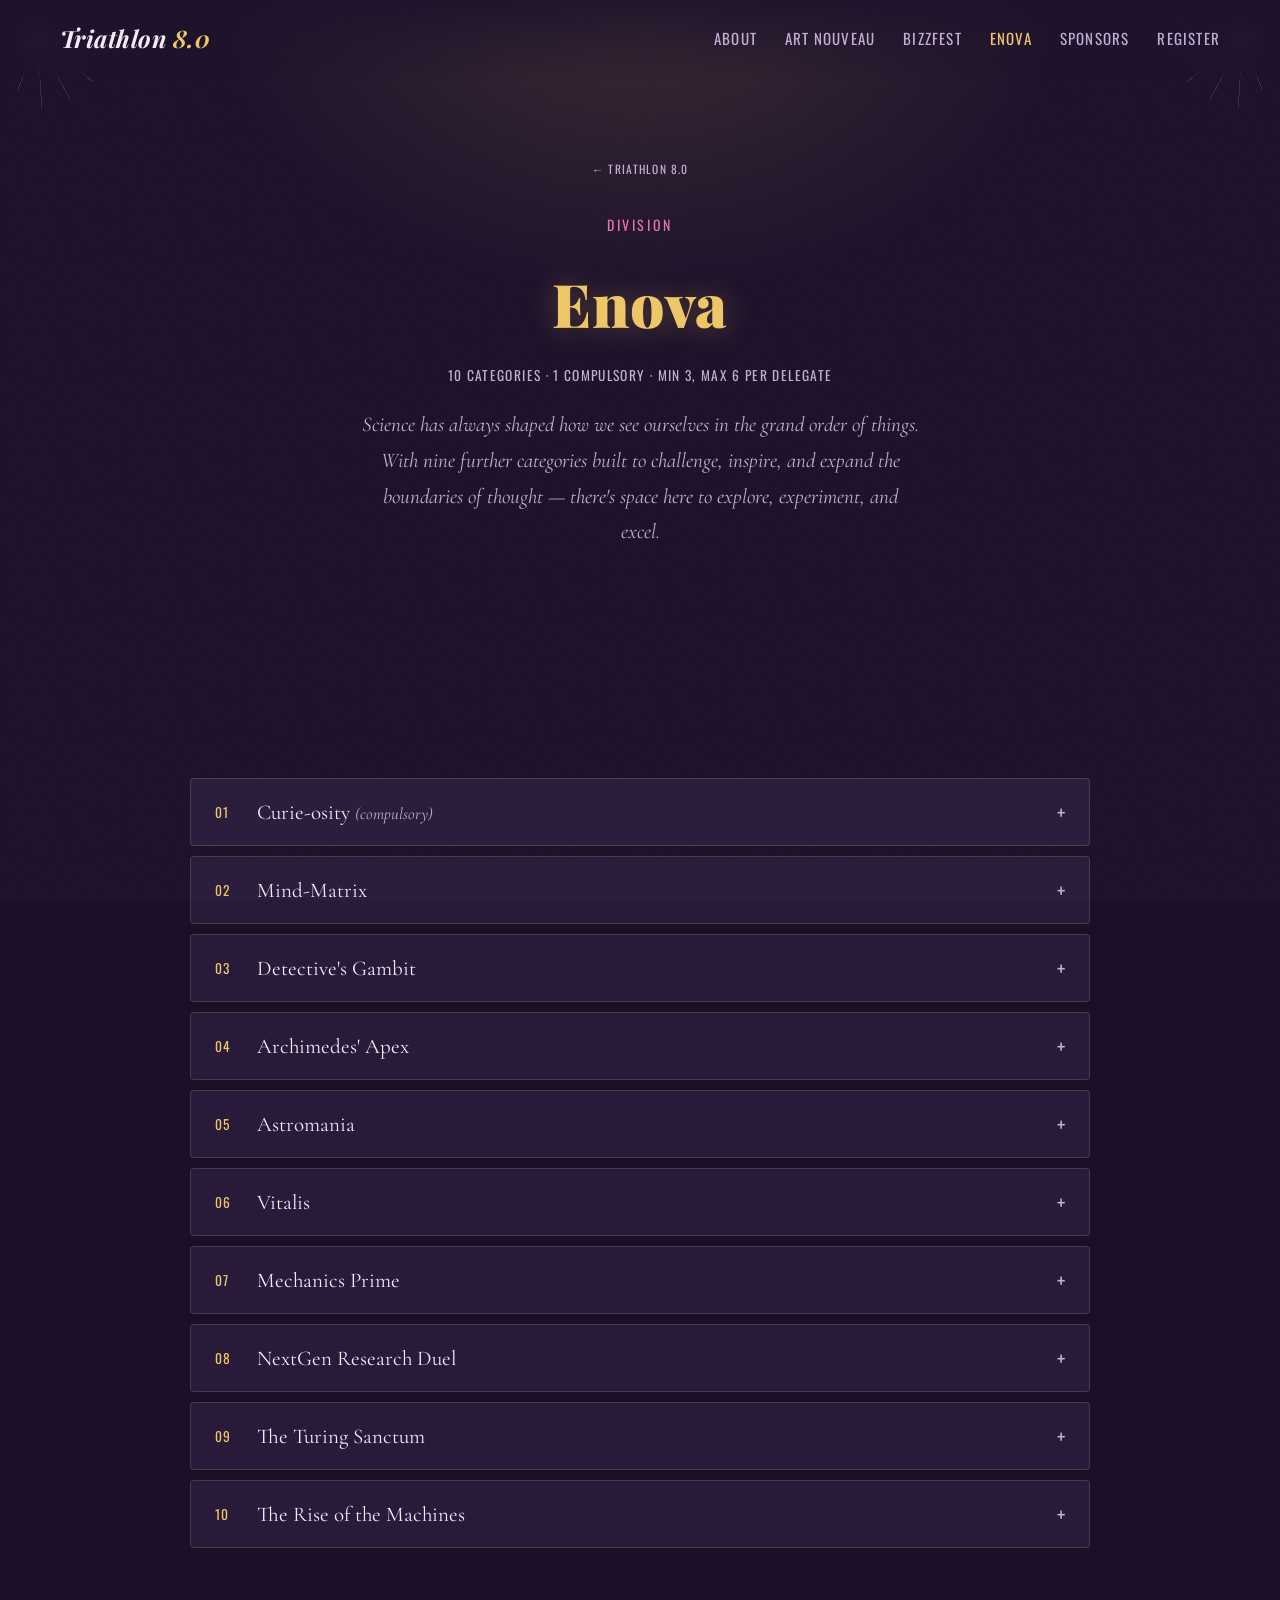
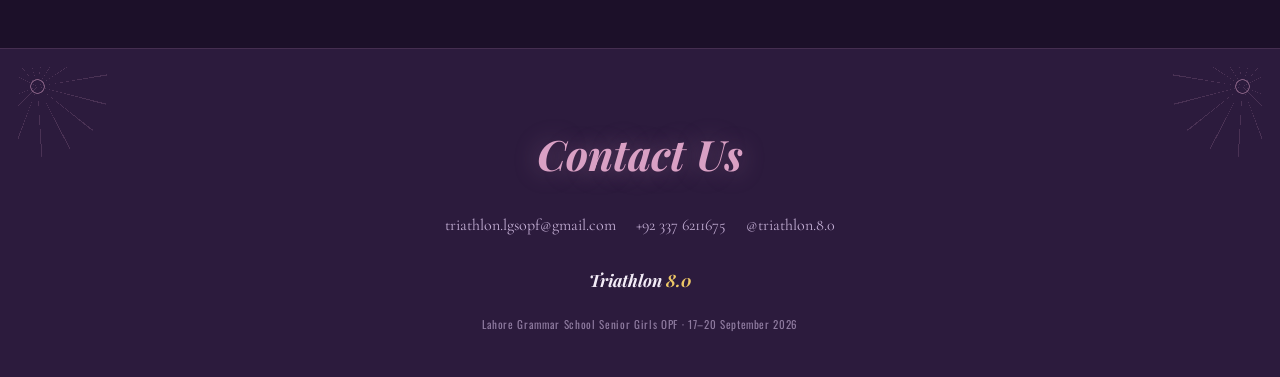
<file: enova.html>
<!DOCTYPE html>
<html lang="en">
<head>
<meta charset="UTF-8">
<meta name="viewport" content="width=device-width, initial-scale=1.0">
<title>Enova — Triathlon 8.0</title>
<meta name="description" content="Enova — 10 categories spanning science, technology, and research at Triathlon 8.0, LGS OPF.">
<link rel="preconnect" href="https://fonts.googleapis.com">
<link rel="preconnect" href="https://fonts.gstatic.com" crossorigin>
<link href="https://fonts.googleapis.com/css2?family=Playfair+Display:ital,wght@0,500;0,700;0,900;1,600;1,700&family=Cormorant+Garamond:ital,wght@0,400;0,500;0,600;1,500&family=Give+You+Glory&family=Oswald:wght@400;500;600;700&display=swap" rel="stylesheet">
<link rel="stylesheet" href="style.css">
</head>
<body>

<div class="grain"></div>

<nav class="nav">
  <a href="index.html" class="nav-brand">Triathlon <span>8.0</span></a>
  <div class="nav-links">
    <a href="index.html#about">About</a>
    <a href="art-nouveau.html">Art Nouveau</a>
    <a href="bizzfest.html">BizzFest</a>
    <a href="enova.html" class="active-sci">Enova</a>
    <a href="index.html#sponsors">Sponsors</a>
    <a href="index.html#register">Register</a>
  </div>
</nav>

<header class="division-hero div-hero-sci">
  <div class="corner corner-tl" aria-hidden="true"></div>
  <div class="corner corner-tr" aria-hidden="true"></div>
  <a href="index.html" class="back-link">&larr; Triathlon 8.0</a>
  <p class="kicker center">Division</p>
  <h1 class="division-title div-sci">Enova</h1>
  <p class="division-sub">10 categories &middot; 1 compulsory &middot; min 3, max 6 per delegate</p>
  <p class="body-text division-intro">
    Science has always shaped how we see ourselves in the grand order of things. With nine further
    categories built to challenge, inspire, and expand the boundaries of thought &mdash; there's space
    here to explore, experiment, and excel.
  </p>
</header>

<main>
  <section class="section">
    <div class="section-inner">
      <div class="accordion" data-division="sci">

        <div class="acc-item">
          <button class="acc-trigger">
            <span class="acc-num">01</span>
            <span class="acc-name">Curie-osity <em>(compulsory)</em></span>
            <span class="acc-plus">+</span>
          </button>
          <div class="acc-panel">
            <ul class="sub-list">
              <li>
                A test of broad scientific knowledge covering fundamental principles across physics, chemistry, biology, and applied sciences.
                <a href="CURIE-OSITY (1).pdf" target="_blank" rel="noopener" class="doc-link doc-link-inline">Study Guide</a>
              </li>
            </ul>
          </div>
        </div>

        <div class="acc-item">
          <button class="acc-trigger">
            <span class="acc-num">02</span>
            <span class="acc-name">Mind-Matrix</span>
            <span class="acc-plus">+</span>
          </button>
          <div class="acc-panel">
            <ul class="sub-list">
              <li>
                Delve into human behavior, cognitive processes, and psychological theories through case studies and scenario puzzles.
                <a href="Mind Matrix Study Guide.pdf" target="_blank" rel="noopener" class="doc-link doc-link-inline">Study Guide</a>
              </li>
            </ul>
          </div>
        </div>

        <div class="acc-item">
          <button class="acc-trigger">
            <span class="acc-num">03</span>
            <span class="acc-name">Detective's Gambit</span>
            <span class="acc-plus">+</span>
          </button>
          <div class="acc-panel">
            <ul class="sub-list">
              <li>
                Apply forensic science, logical reasoning, and investigative technique to solve crime-based scenarios.
                <a href="Detective_s Gambit Study Guide.pdf" target="_blank" rel="noopener" class="doc-link doc-link-inline">Study Guide</a>
              </li>
            </ul>
          </div>
        </div>

        <div class="acc-item">
          <button class="acc-trigger">
            <span class="acc-num">04</span>
            <span class="acc-name">Archimedes' Apex</span>
            <span class="acc-plus">+</span>
          </button>
          <div class="acc-panel">
            <ul class="sub-list">
              <li>
                A battle of numbers, logic, and abstract reasoning &mdash; problem-solving, puzzles, and real-world applications of mathematics.
                <a href="Archimedes_ Apex - Study Guide.pdf" target="_blank" rel="noopener" class="doc-link doc-link-inline">Study Guide</a>
              </li>
            </ul>
          </div>
        </div>

        <div class="acc-item">
          <button class="acc-trigger">
            <span class="acc-num">05</span>
            <span class="acc-name">Astromania</span>
            <span class="acc-plus">+</span>
          </button>
          <div class="acc-panel">
            <ul class="sub-list">
              <li>
                Explore the wonders of the cosmos through astrophysics, celestial navigation, and space exploration.
                <a href="Astromania Study guide.pdf" target="_blank" rel="noopener" class="doc-link doc-link-inline">Study Guide</a>
              </li>
            </ul>
          </div>
        </div>

        <div class="acc-item">
          <button class="acc-trigger">
            <span class="acc-num">06</span>
            <span class="acc-name">Vitalis</span>
            <span class="acc-plus">+</span>
          </button>
          <div class="acc-panel">
            <ul class="sub-list">
              <li>
                A deep dive into human anatomy, genetics, microbiology, and ecology &mdash; from biological processes to biotech innovation.
                <a href="Vitalis Study Guide.pdf" target="_blank" rel="noopener" class="doc-link doc-link-inline">Study Guide</a>
              </li>
            </ul>
          </div>
        </div>

        <div class="acc-item">
          <button class="acc-trigger">
            <span class="acc-num">07</span>
            <span class="acc-name">Mechanics Prime</span>
            <span class="acc-plus">+</span>
          </button>
          <div class="acc-panel">
            <ul class="sub-list">
              <li>
                Explore the principles of engineering through the design, analysis, and construction of systems and structures.
                <a href="Mechanics Prime Study Guide.pdf" target="_blank" rel="noopener" class="doc-link doc-link-inline">Study Guide</a>
              </li>
            </ul>
          </div>
        </div>

        <div class="acc-item">
          <button class="acc-trigger">
            <span class="acc-num">08</span>
            <span class="acc-name">NextGen Research Duel</span>
            <span class="acc-plus">+</span>
          </button>
          <div class="acc-panel">
            <ul class="sub-list">
              <li>
                Critically evaluate research papers, propose new hypotheses, and present innovative solutions to contemporary scientific challenges.
                <a href="Next Gen Research Duel study guide.pdf" target="_blank" rel="noopener" class="doc-link doc-link-inline">Study Guide</a>
              </li>
            </ul>
          </div>
        </div>

        <div class="acc-item">
          <button class="acc-trigger">
            <span class="acc-num">09</span>
            <span class="acc-name">The Turing Sanctum</span>
            <span class="acc-plus">+</span>
          </button>
          <div class="acc-panel">
            <ul class="sub-list">
              <li>
                A dive into the digital world &mdash; AI, coding, cybersecurity, and the ethical implications of automation.
                <a href="Copy of Copy of study guides.pdf" target="_blank" rel="noopener" class="doc-link doc-link-inline">Study Guide</a>
              </li>
            </ul>
          </div>
        </div>

        <div class="acc-item">
          <button class="acc-trigger">
            <span class="acc-num">10</span>
            <span class="acc-name">The Rise of the Machines</span>
            <span class="acc-plus">+</span>
          </button>
          <div class="acc-panel">
            <ul class="sub-list">
              <li>
                Design and build robotics projects using Arduino, sensors, and automation &mdash; combining coding and hands-on engineering.
                <a href="The rise of the machines study guide.pdf" target="_blank" rel="noopener" class="doc-link doc-link-inline">Study Guide</a>
              </li>
            </ul>
          </div>
        </div>

      </div>
    </div>
  </section>
</main>

<footer class="footer" id="contact">
  <div class="corner corner-tl" aria-hidden="true"></div>
  <div class="corner corner-tr" aria-hidden="true"></div>
  <div class="footer-inner">
    <p class="footer-script">Contact Us</p>
    <div class="footer-meta">
      <a href="mailto:triathlon.lgsopf@gmail.com">triathlon.lgsopf@gmail.com</a>
      <a href="tel:+923376211675">+92 337 6211675</a>
      <a href="https://www.instagram.com/triathlon.8.0" target="_blank" rel="noopener">@triathlon.8.0</a>
    </div>
    <div class="footer-brand">Triathlon <span>8.0</span></div>
    <p class="footer-copy">Lahore Grammar School Senior Girls OPF &middot; 17&ndash;20 September 2026</p>
  </div>
</footer>

<script src="script.js"></script>
</body>
</html>
</file>
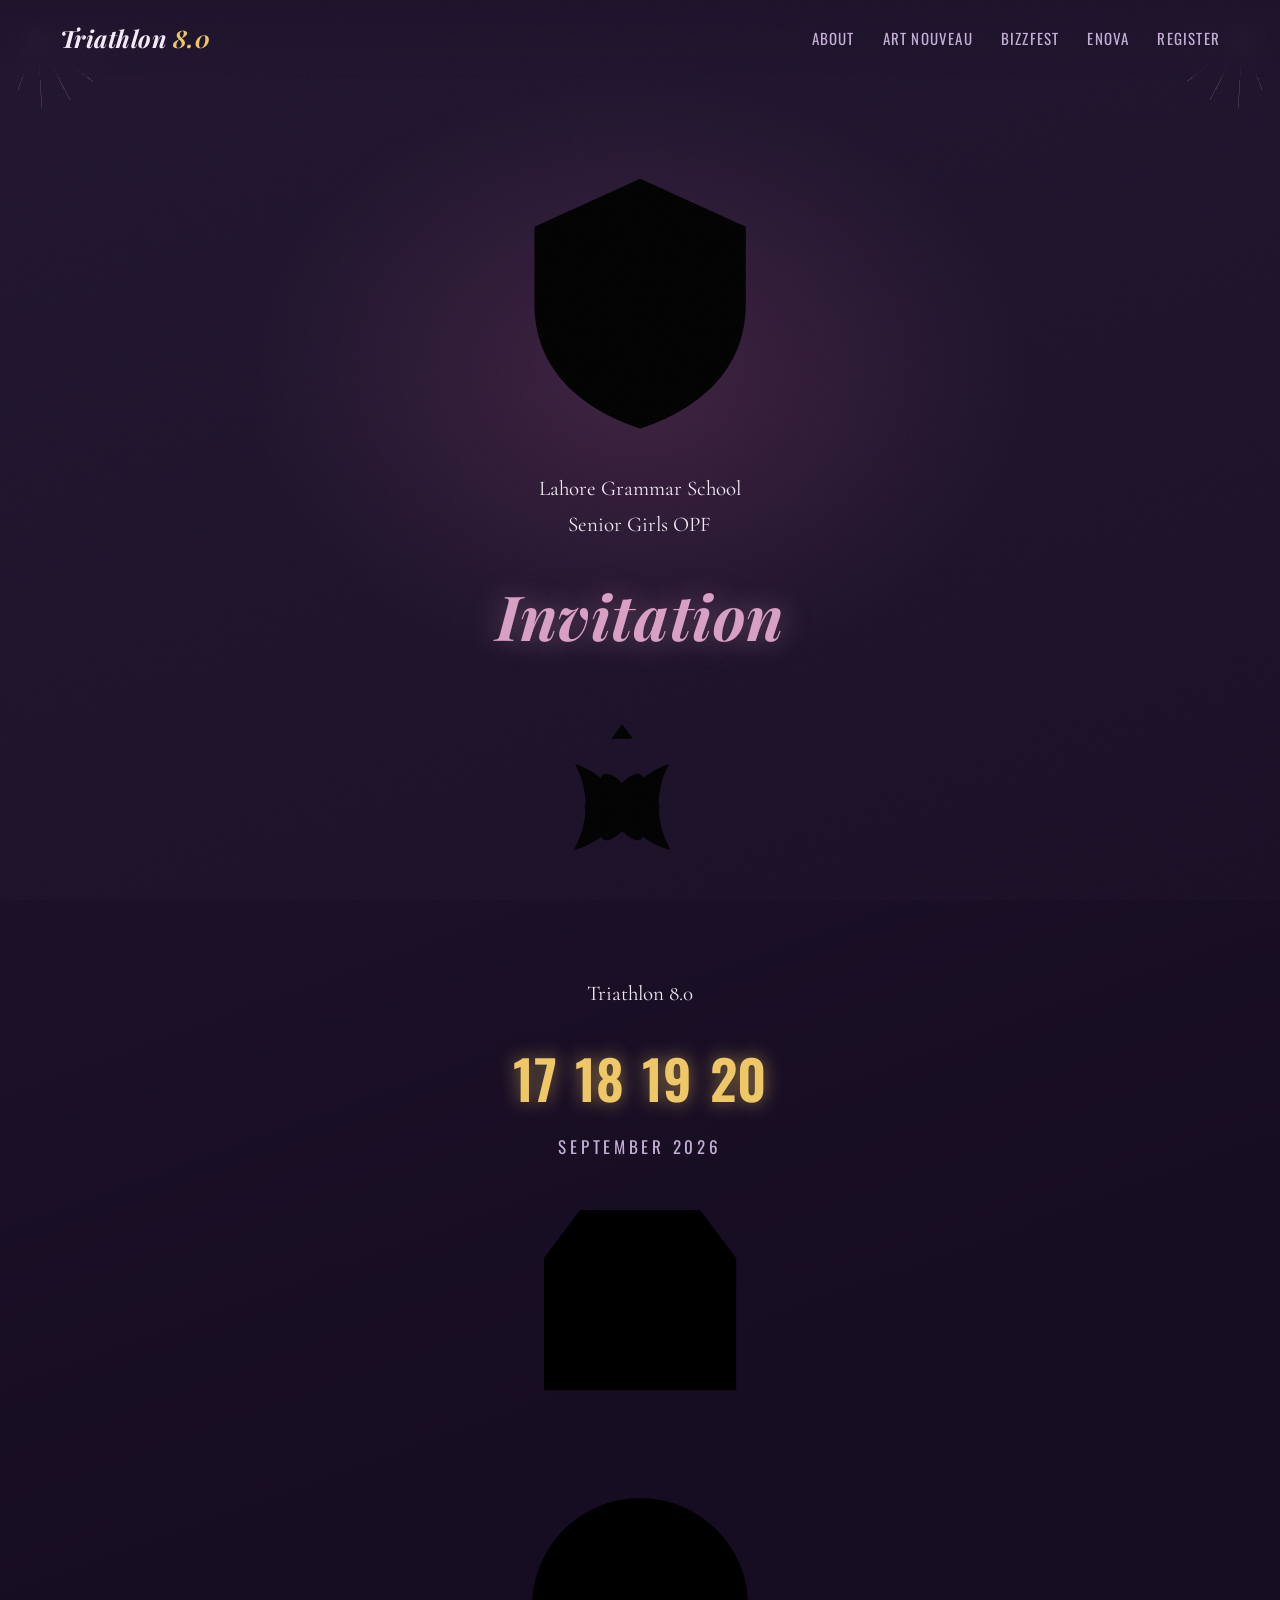
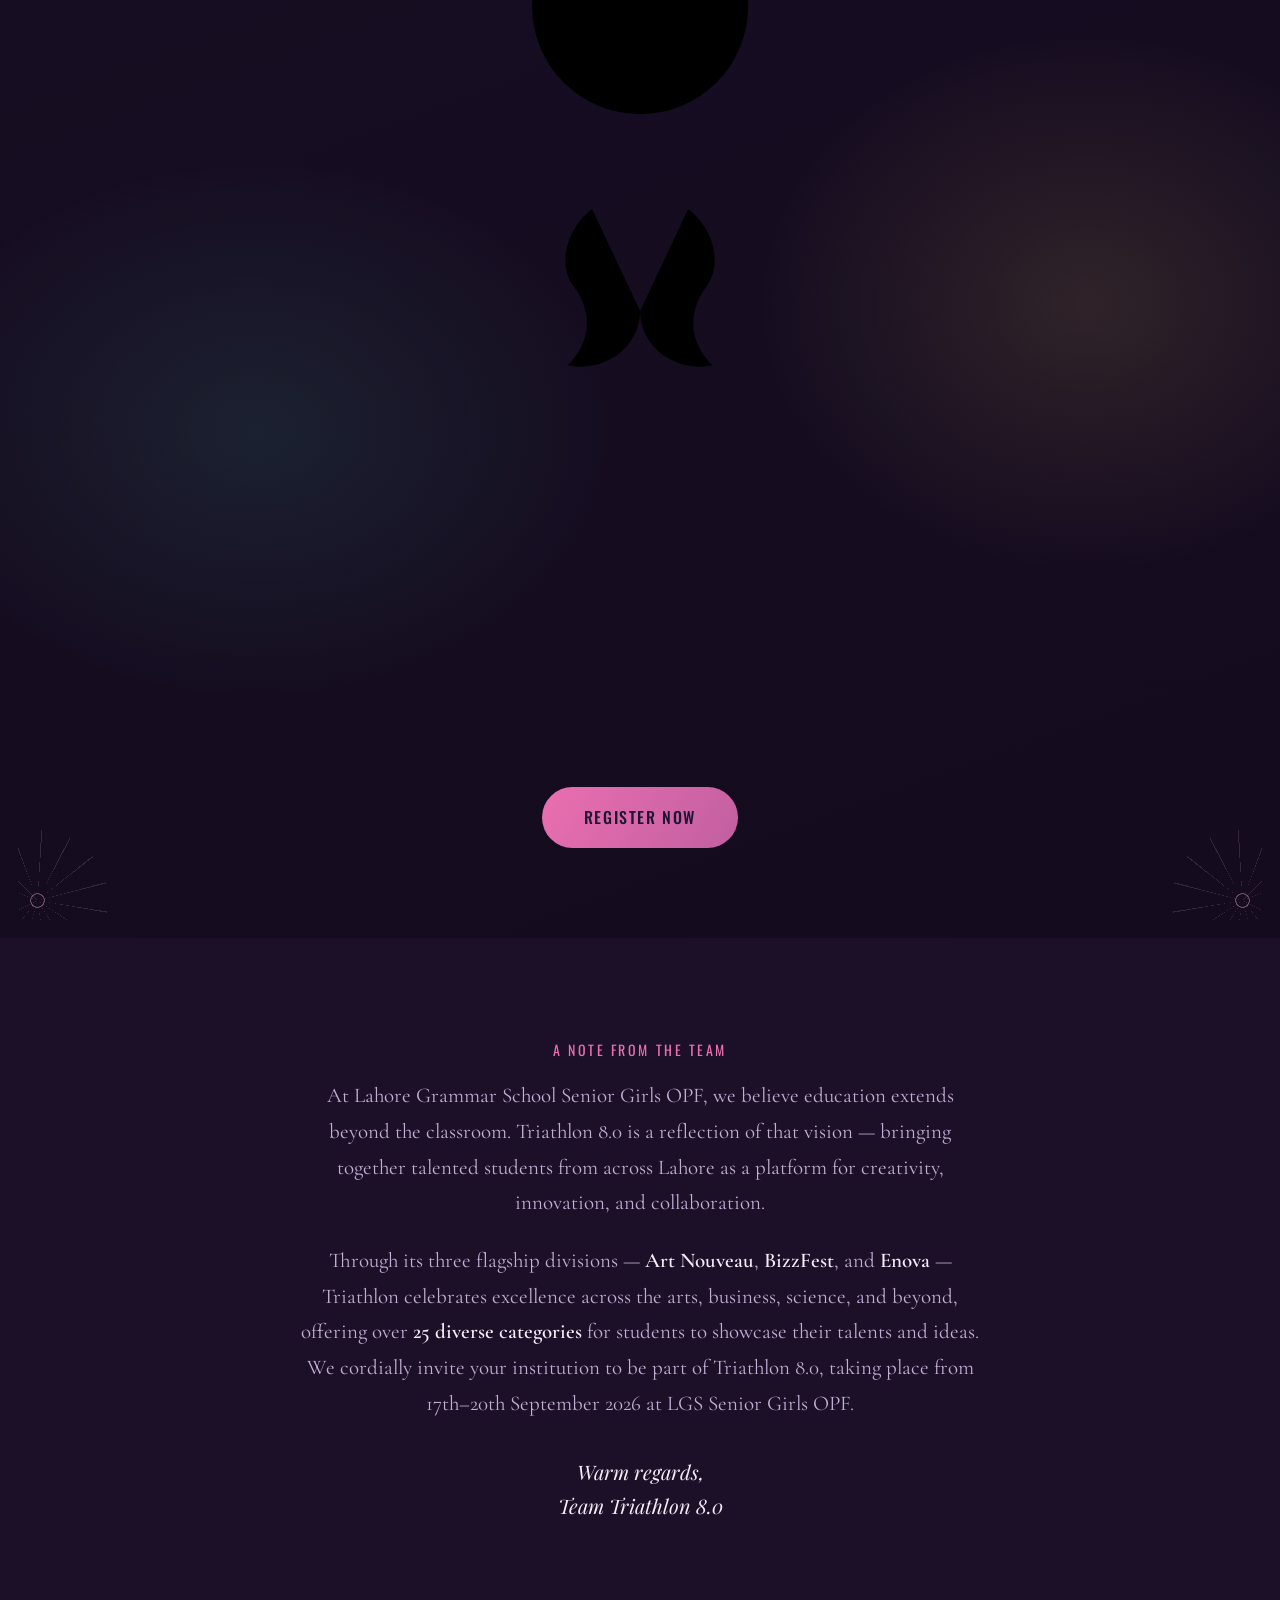
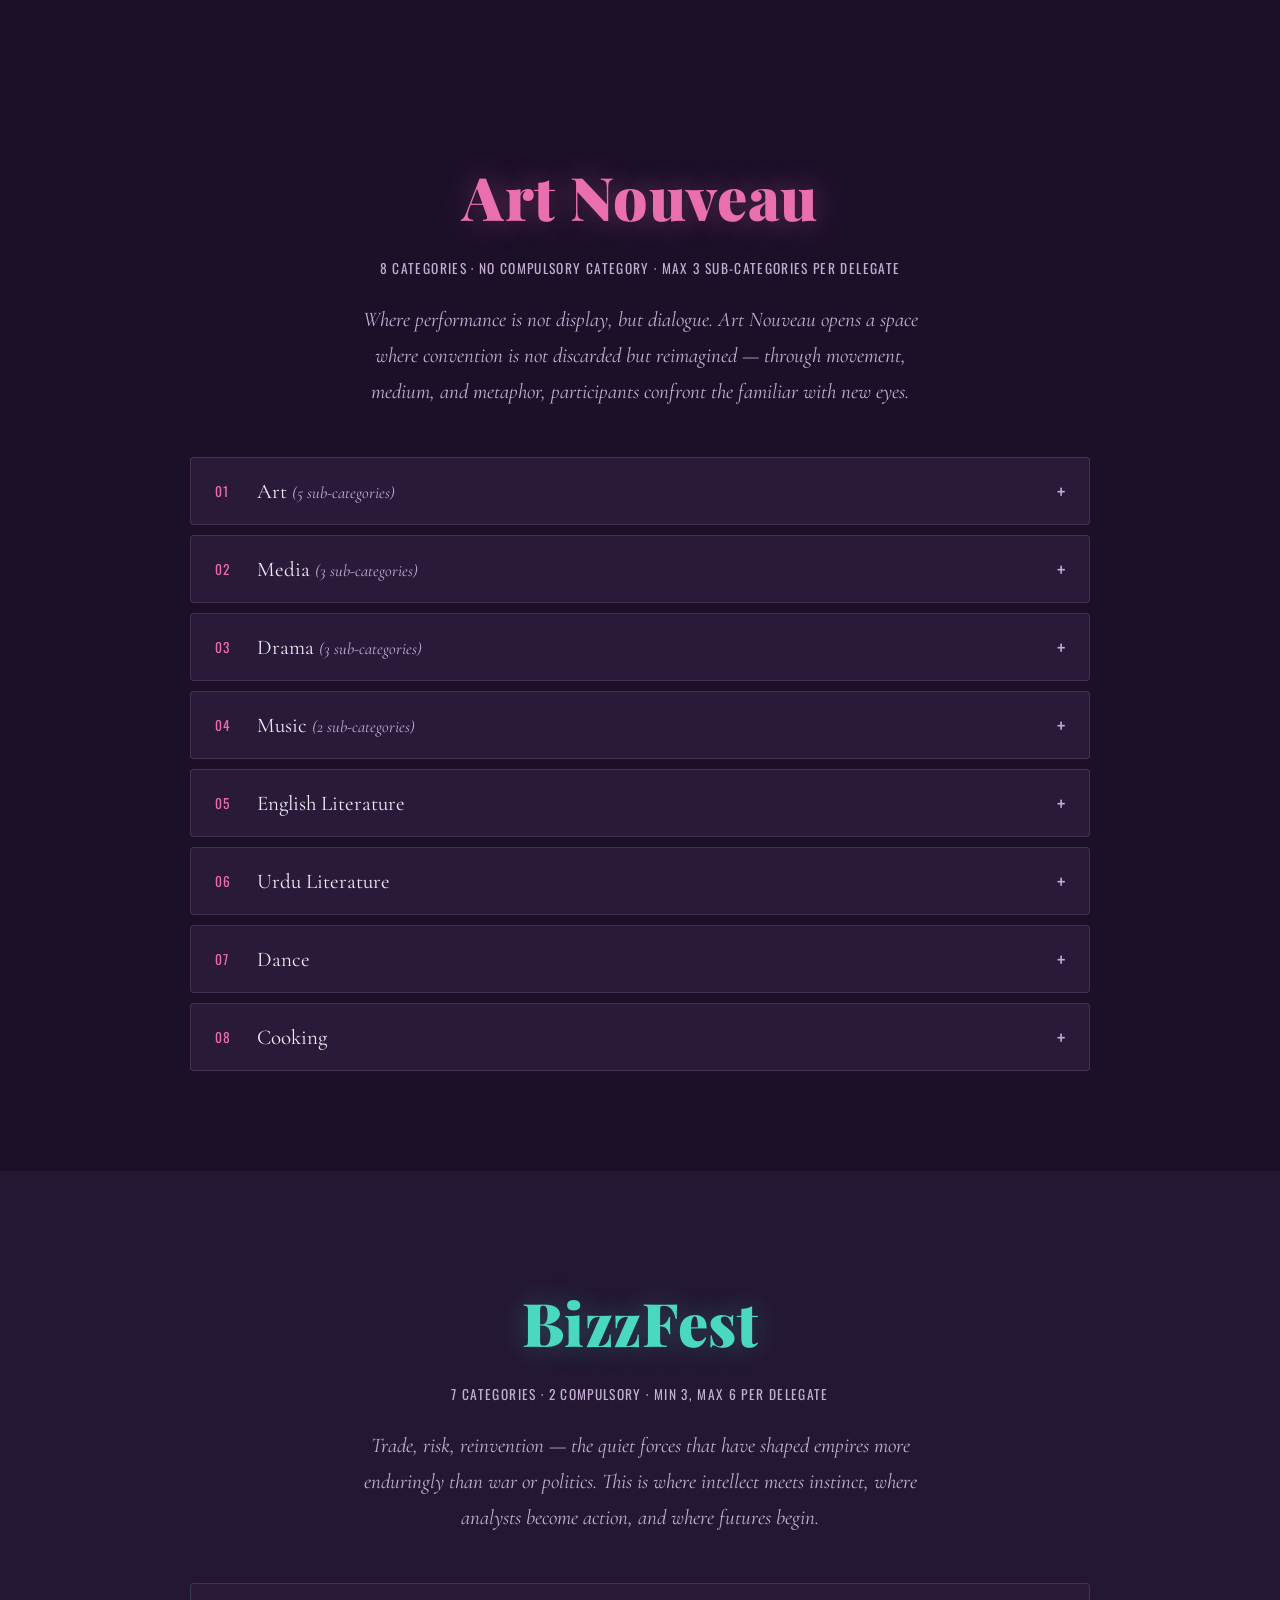
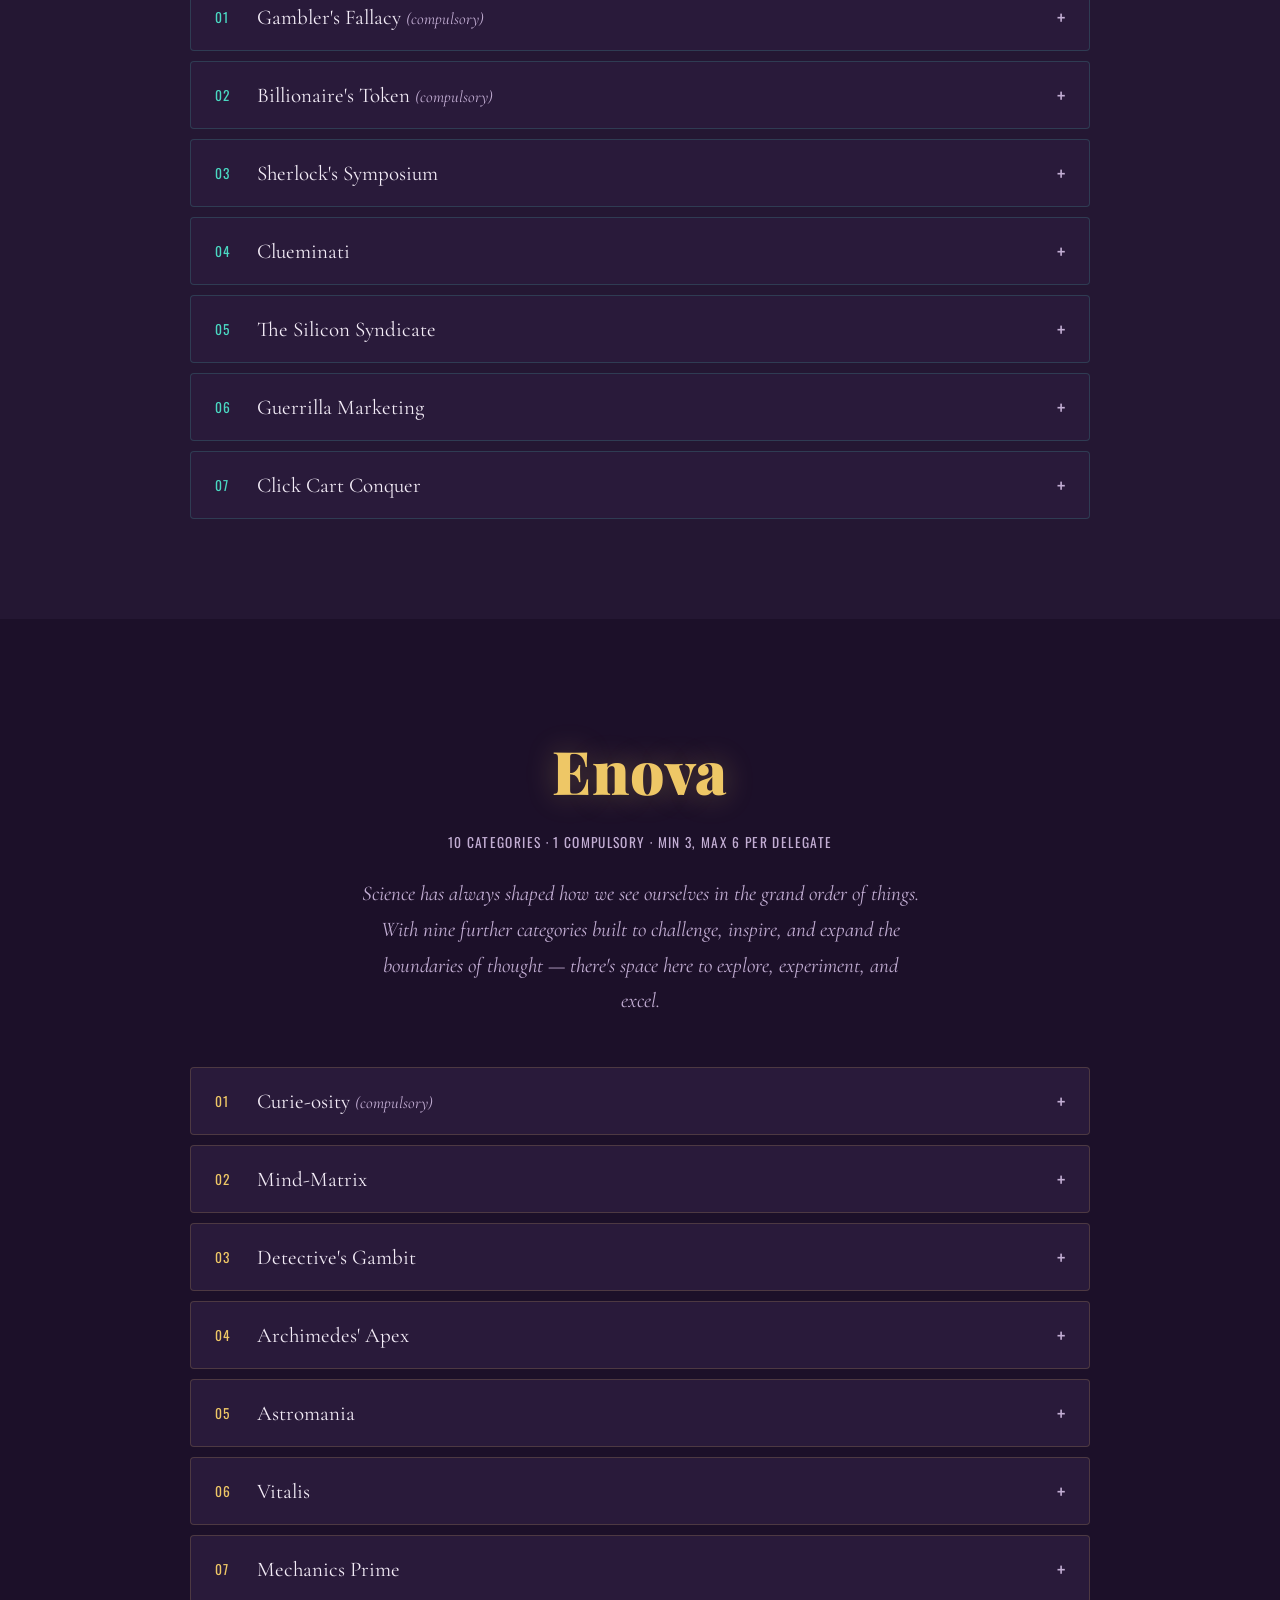
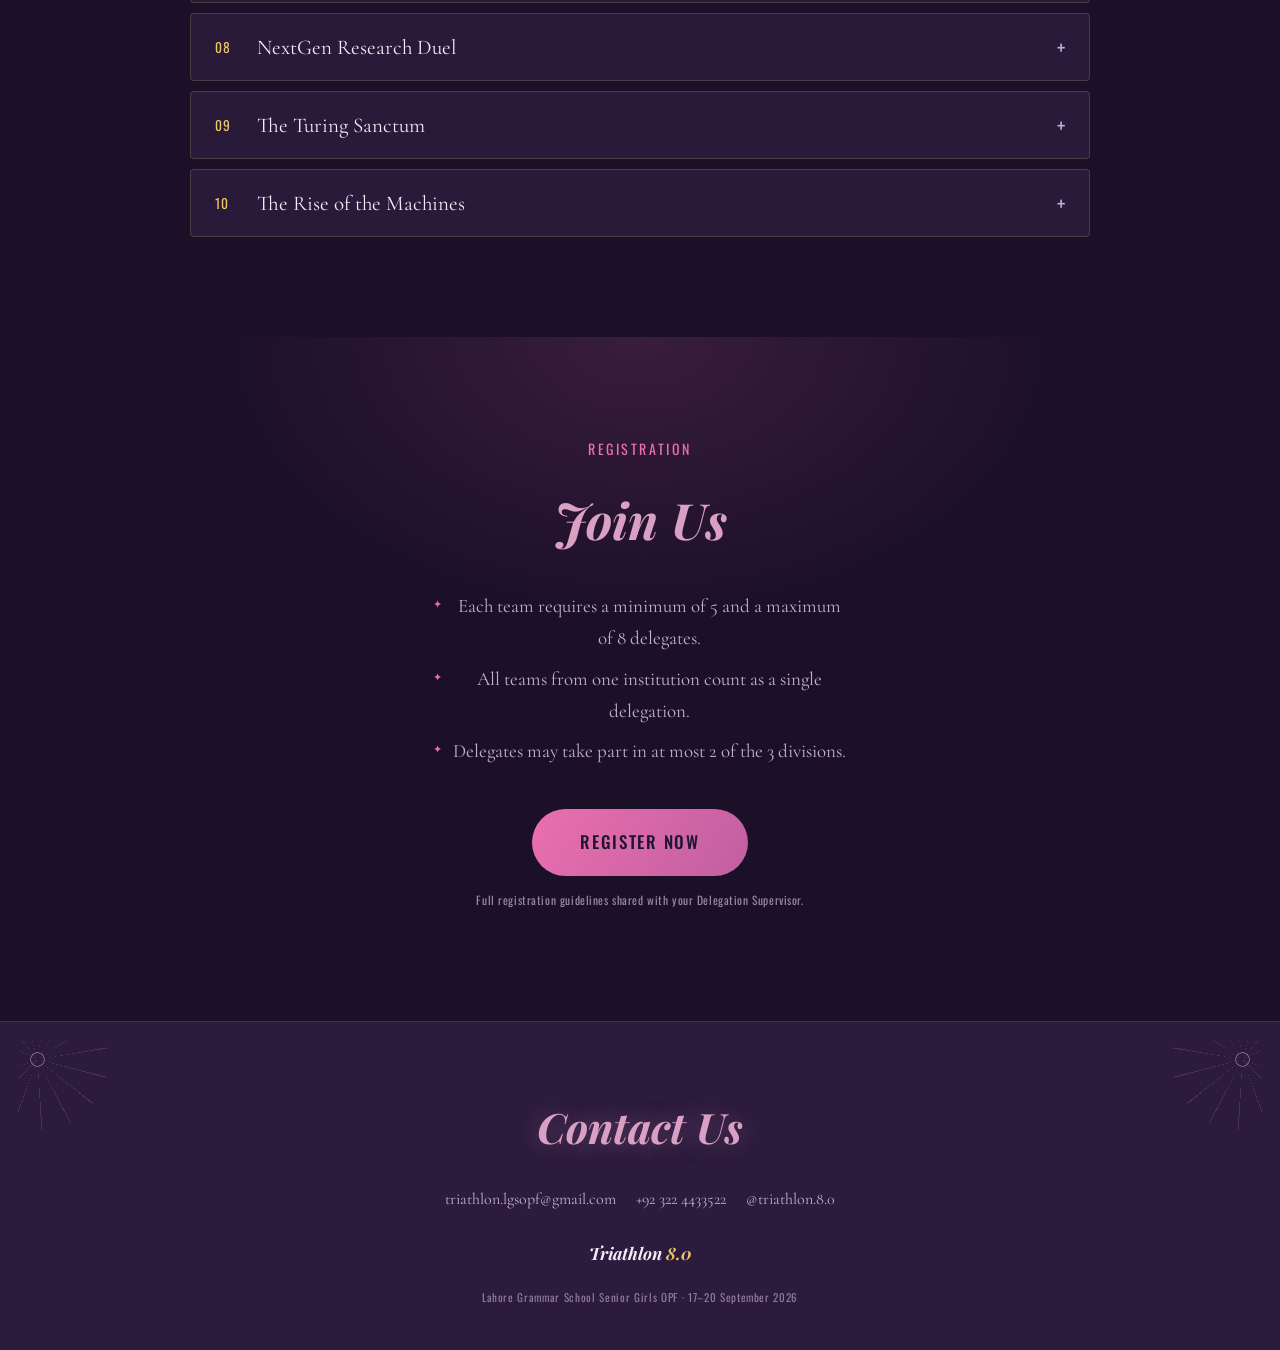
<file: index (1).html>
<!DOCTYPE html>
<html lang="en">
<head>
<meta charset="UTF-8">
<meta name="viewport" content="width=device-width, initial-scale=1.0">
<title>Triathlon 8.0 — LGS OPF</title>
<meta name="description" content="Triathlon 8.0 — Art Nouveau, BizzFest & Enova. 17–20 September 2026, Lahore Grammar School Senior Girls OPF.">
<link rel="preconnect" href="https://fonts.googleapis.com">
<link rel="preconnect" href="https://fonts.gstatic.com" crossorigin>
<link href="https://fonts.googleapis.com/css2?family=Playfair+Display:ital,wght@0,500;0,700;0,900;1,600;1,700&family=Cormorant+Garamond:ital,wght@0,400;0,500;0,600;1,500&family=Give+You+Glory&family=Oswald:wght@400;500;600;700&display=swap" rel="stylesheet">
<link rel="stylesheet" href="style.css">
</head>
<body>

<div class="grain"></div>

<nav class="nav">
  <a href="#top" class="nav-brand">Triathlon <span>8.0</span></a>
  <div class="nav-links">
    <a href="#about">About</a>
    <a href="#art-nouveau">Art Nouveau</a>
    <a href="#bizzfest">BizzFest</a>
    <a href="#enova">Enova</a>
    <a href="#register">Register</a>
  </div>
</nav>

<!-- ============ HERO ============ -->
<header class="hero" id="top">
  <div class="corner corner-tl" aria-hidden="true"></div>
  <div class="corner corner-tr" aria-hidden="true"></div>
  <div class="corner corner-bl" aria-hidden="true"></div>
  <div class="corner corner-br" aria-hidden="true"></div>

  <div class="hero-content">
    <div class="crest">
      <svg viewBox="0 0 60 60" class="crest-icon" aria-hidden="true">
        <path d="M30 6 L52 16 V32 C52 46 42 54 30 58 C18 54 8 46 8 32 V16 Z" />
        <path d="M30 16 V44 M20 26 H40" />
      </svg>
      <p class="crest-text">Lahore Grammar School<br>Senior Girls OPF</p>
    </div>

    <p class="hero-invitation">Invitation</p>

    <div class="hero-emblem">
      <svg viewBox="0 0 400 340" class="emblem" aria-hidden="true">
        <path class="emblem-mask" d="M110 90 Q140 150 108 210 Q160 195 175 150 Q190 195 242 210 Q210 150 240 90 Q192 108 175 150 Q158 108 110 90 Z" />
        <path class="emblem-bars" d="M270 190 V150 M290 190 V130 M310 190 V160 M330 190 V110" />
        <path class="emblem-arrow-shaft" d="M175 40 V150" />
        <path class="emblem-arrow-head" d="M160 55 L175 35 L190 55" />
        <path class="emblem-fletch-l" d="M115 220 L155 190" />
        <path class="emblem-fletch-r" d="M235 220 L195 190" />
        <ellipse class="emblem-orbit" cx="175" cy="150" rx="52" ry="20" />
        <ellipse class="emblem-orbit" cx="175" cy="150" rx="52" ry="20" transform="rotate(60 175 150)" />
        <ellipse class="emblem-orbit" cx="175" cy="150" rx="52" ry="20" transform="rotate(120 175 150)" />
        <circle cx="175" cy="150" r="6" class="emblem-core" />
      </svg>
      <p class="hero-signature">Triathlon 8.0</p>
    </div>

    <div class="hero-dates">
      <span>17</span><span>18</span><span>19</span><span>20</span>
    </div>
    <p class="hero-month">September 2026</p>

    <div class="hero-icons" aria-hidden="true">
      <svg viewBox="0 0 24 24"><path d="M4 8h16v11H4z" /><path d="M4 8l3-4h10l3 4" /><circle cx="12" cy="13" r="3.4" /></svg>
      <svg viewBox="0 0 24 24"><circle cx="12" cy="12" r="9" /><path d="M8 12a4 4 0 118 0" /></svg>
      <svg viewBox="0 0 24 24"><path d="M8 4c-2 1.5-3 4.5-1.5 6.5S8 15 6 17c3 .7 6-1.5 6-4.5" /><path d="M16 4c2 1.5 3 4.5 1.5 6.5S16 15 18 17c-3 .7-6-1.5-6-4.5" /></svg>
      <svg viewBox="0 0 24 24"><path d="M6 3v18M18 3v18M6 8h4M6 14h4M14 8h4M14 14h4" /></svg>
    </div>

    <a href="https://forms.gle/YdvnsfaEocgff3F69" target="_blank" rel="noopener" class="btn btn-primary">Register Now</a>
  </div>
</header>

<main>

  <!-- ============ ABOUT ============ -->
  <section class="section" id="about">
    <div class="section-inner about-inner">
      <p class="kicker center">A Note From The Team</p>
      <p class="body-text center-text">
        At Lahore Grammar School Senior Girls OPF, we believe education extends beyond the classroom.
        Triathlon 8.0 is a reflection of that vision — bringing together talented students from across
        Lahore as a platform for creativity, innovation, and collaboration.
      </p>
      <p class="body-text center-text">
        Through its three flagship divisions — <strong>Art Nouveau</strong>, <strong>BizzFest</strong>, and
        <strong>Enova</strong> — Triathlon celebrates excellence across the arts, business, science, and
        beyond, offering over <strong>25 diverse categories</strong> for students to showcase their talents
        and ideas. We cordially invite your institution to be part of Triathlon 8.0, taking place from
        17th&ndash;20th September 2026 at LGS Senior Girls OPF.
      </p>
      <p class="body-text center-text signoff">Warm regards,<br>Team Triathlon 8.0</p>
    </div>
  </section>

  <!-- ============ ART NOUVEAU ============ -->
  <section class="section division" id="art-nouveau">
    <div class="section-inner">
      <div class="division-head">
        <h2 class="division-title div-art">Art Nouveau</h2>
        <p class="division-sub">8 categories &middot; no compulsory category &middot; max 3 sub-categories per delegate</p>
      </div>
      <p class="body-text division-intro">
        Where performance is not display, but dialogue. Art Nouveau opens a space where convention is not
        discarded but reimagined &mdash; through movement, medium, and metaphor, participants confront the
        familiar with new eyes.
      </p>

      <div class="accordion" data-division="art">

        <div class="acc-item">
          <button class="acc-trigger">
            <span class="acc-num">01</span>
            <span class="acc-name">Art <em>(5 sub-categories)</em></span>
            <span class="acc-plus">+</span>
          </button>
          <div class="acc-panel">
            <ul class="sub-list">
              <li><strong>Fan-tasy</strong> &mdash; Create a rendition of your favourite book, film, or franchise character.</li>
              <li><strong>Street Sm-art</strong> &mdash; Live graffiti-inspired art on a bold, life-sized canvas.</li>
              <li><strong>Salvage</strong> &mdash; 3D and mixed-media sculpture built from unconventional materials.</li>
              <li><strong>Phantasmagoria</strong> &mdash; Turn a surreal random prompt into an extraordinary still-life piece.</li>
              <li><strong>Picasso's Detective</strong> &mdash; Decipher clues and sketch your discoveries on the spot.</li>
            </ul>
            <a href="#" class="doc-link is-pending">Study Guide &mdash; coming soon</a>
          </div>
        </div>

        <div class="acc-item">
          <button class="acc-trigger">
            <span class="acc-num">02</span>
            <span class="acc-name">Media <em>(3 sub-categories)</em></span>
            <span class="acc-plus">+</span>
          </button>
          <div class="acc-panel">
            <ul class="sub-list">
              <li><strong>Nolan's Flair</strong> &mdash; Write, shoot, and edit a 3&ndash;7 minute short film on campus.</li>
              <li><strong>Picture the Plot</strong> &mdash; Hunt the campus for shots to build a movie poster from a given plot.</li>
              <li><strong>Film in the Moment</strong> &mdash; Vlog the entire event, prop to closing ceremony.</li>
            </ul>
            <a href="#" class="doc-link is-pending">Study Guide &mdash; coming soon</a>
          </div>
        </div>

        <div class="acc-item">
          <button class="acc-trigger">
            <span class="acc-num">03</span>
            <span class="acc-name">Drama <em>(3 sub-categories)</em></span>
            <span class="acc-plus">+</span>
          </button>
          <div class="acc-panel">
            <ul class="sub-list">
              <li><strong>Twist Stage</strong> &mdash; Reinterpret a well-known film, then weave in an assigned song.</li>
              <li><strong>To Be Or Not To Be</strong> &mdash; Perform a solo monologue on a topic of your choice.</li>
              <li><strong>The Hot Seat Act</strong> &mdash; Improvise a scene from an assigned situation, prop, and trait.</li>
            </ul>
            <a href="#" class="doc-link is-pending">Study Guide &mdash; coming soon</a>
          </div>
        </div>

        <div class="acc-item">
          <button class="acc-trigger">
            <span class="acc-num">04</span>
            <span class="acc-name">Music <em>(2 sub-categories)</em></span>
            <span class="acc-plus">+</span>
          </button>
          <div class="acc-panel">
            <ul class="sub-list">
              <li><strong>Vocals</strong> &mdash; Perform a song in Urdu or another national language.</li>
              <li><strong>Instrumentals</strong> &mdash; Showcase skill on an Eastern or Western instrument.</li>
            </ul>
            <a href="#" class="doc-link is-pending">Study Guide &mdash; coming soon</a>
          </div>
        </div>

        <div class="acc-item">
          <button class="acc-trigger">
            <span class="acc-num">05</span>
            <span class="acc-name">English Literature</span>
            <span class="acc-plus">+</span>
          </button>
          <div class="acc-panel">
            <ul class="sub-list">
              <li><strong>Inked Oracles</strong> &mdash; Craft a poetic prophecy or visionary narrative rich with symbolism.</li>
            </ul>
            <a href="#" class="doc-link is-pending">Study Guide &mdash; coming soon</a>
          </div>
        </div>

        <div class="acc-item">
          <button class="acc-trigger">
            <span class="acc-num">06</span>
            <span class="acc-name">Urdu Literature</span>
            <span class="acc-plus">+</span>
          </button>
          <div class="acc-panel">
            <ul class="sub-list">
              <li>Given a classic Urdu short story, rewrite its ending or retell it from a secondary character's perspective.</li>
            </ul>
            <a href="#" class="doc-link is-pending">Study Guide &mdash; coming soon</a>
          </div>
        </div>

        <div class="acc-item">
          <button class="acc-trigger">
            <span class="acc-num">07</span>
            <span class="acc-name">Dance</span>
            <span class="acc-plus">+</span>
          </button>
          <div class="acc-panel">
            <ul class="sub-list">
              <li>Given a word or phrase, transform it into a performance that conveys its essence through movement.</li>
            </ul>
            <a href="#" class="doc-link is-pending">Study Guide &mdash; coming soon</a>
          </div>
        </div>

        <div class="acc-item">
          <button class="acc-trigger">
            <span class="acc-num">08</span>
            <span class="acc-name">Cooking</span>
            <span class="acc-plus">+</span>
          </button>
          <div class="acc-panel">
            <ul class="sub-list">
              <li>A live culinary challenge testing technique, instinct, and confident presentation under pressure.</li>
            </ul>
            <a href="#" class="doc-link is-pending">Study Guide &mdash; coming soon</a>
          </div>
        </div>

      </div>
    </div>
  </section>

  <!-- ============ BIZZFEST ============ -->
  <section class="section division section-alt" id="bizzfest">
    <div class="section-inner">
      <div class="division-head">
        <h2 class="division-title div-biz">BizzFest</h2>
        <p class="division-sub">7 categories &middot; 2 compulsory &middot; min 3, max 6 per delegate</p>
      </div>
      <p class="body-text division-intro">
        Trade, risk, reinvention &mdash; the quiet forces that have shaped empires more enduringly than
        war or politics. This is where intellect meets instinct, where analysts become action, and where
        futures begin.
      </p>

      <div class="accordion" data-division="biz">

        <div class="acc-item">
          <button class="acc-trigger">
            <span class="acc-num">01</span>
            <span class="acc-name">Gambler's Fallacy <em>(compulsory)</em></span>
            <span class="acc-plus">+</span>
          </button>
          <div class="acc-panel">
            <p>Launch a business from scratch, allocate resources wisely, and turn a risky idea into something that actually works. The market is unpredictable &mdash; your strategy shouldn't be.</p>
            <a href="#" class="doc-link is-pending">Study Guide &mdash; coming soon</a>
          </div>
        </div>

        <div class="acc-item">
          <button class="acc-trigger">
            <span class="acc-num">02</span>
            <span class="acc-name">Billionaire's Token <em>(compulsory)</em></span>
            <span class="acc-plus">+</span>
          </button>
          <div class="acc-panel">
            <p>Step into an investor's shoes and manage a portfolio across currencies, stocks, and commodities. Make the calls that build empires or burn them.</p>
            <a href="#" class="doc-link is-pending">Study Guide &mdash; coming soon</a>
          </div>
        </div>

        <div class="acc-item">
          <button class="acc-trigger">
            <span class="acc-num">03</span>
            <span class="acc-name">Sherlock's Symposium</span>
            <span class="acc-plus">+</span>
          </button>
          <div class="acc-panel">
            <p>Put on your strategist's hat and dig into complex crime scenarios that demand logic, deduction, and nerves of steel.</p>
            <a href="#" class="doc-link is-pending">Study Guide &mdash; coming soon</a>
          </div>
        </div>

        <div class="acc-item">
          <button class="acc-trigger">
            <span class="acc-num">04</span>
            <span class="acc-name">Clueminati</span>
            <span class="acc-plus">+</span>
          </button>
          <div class="acc-panel">
            <p>A race against time &mdash; wild challenges with zero room to overthink. Create original, impress the judges, and keep up with the chaos.</p>
            <a href="#" class="doc-link is-pending">Study Guide &mdash; coming soon</a>
          </div>
        </div>

        <div class="acc-item">
          <button class="acc-trigger">
            <span class="acc-num">05</span>
            <span class="acc-name">The Silicon Syndicate</span>
            <span class="acc-plus">+</span>
          </button>
          <div class="acc-panel">
            <p>Build solutions powered by machine learning, smart algorithms, and data analytics to actually move the needle.</p>
            <a href="#" class="doc-link is-pending">Study Guide &mdash; coming soon</a>
          </div>
        </div>

        <div class="acc-item">
          <button class="acc-trigger">
            <span class="acc-num">06</span>
            <span class="acc-name">Guerrilla Marketing</span>
            <span class="acc-plus">+</span>
          </button>
          <div class="acc-panel">
            <p>Forget traditional ads &mdash; bold, scrappy, impossibly creative campaigns that stop people in their tracks.</p>
            <a href="#" class="doc-link is-pending">Study Guide &mdash; coming soon</a>
          </div>
        </div>

        <div class="acc-item">
          <button class="acc-trigger">
            <span class="acc-num">07</span>
            <span class="acc-name">Click Cart Conquer</span>
            <span class="acc-plus">+</span>
          </button>
          <div class="acc-panel">
            <p>Design and scale an online business, handle supply chain chaos, and keep the numbers healthy. Only the agile survive.</p>
            <a href="#" class="doc-link is-pending">Study Guide &mdash; coming soon</a>
          </div>
        </div>

      </div>
    </div>
  </section>

  <!-- ============ ENOVA ============ -->
  <section class="section division" id="enova">
    <div class="section-inner">
      <div class="division-head">
        <h2 class="division-title div-sci">Enova</h2>
        <p class="division-sub">10 categories &middot; 1 compulsory &middot; min 3, max 6 per delegate</p>
      </div>
      <p class="body-text division-intro">
        Science has always shaped how we see ourselves in the grand order of things. With nine further
        categories built to challenge, inspire, and expand the boundaries of thought &mdash; there's space
        here to explore, experiment, and excel.
      </p>

      <div class="accordion" data-division="sci">

        <div class="acc-item">
          <button class="acc-trigger">
            <span class="acc-num">01</span>
            <span class="acc-name">Curie-osity <em>(compulsory)</em></span>
            <span class="acc-plus">+</span>
          </button>
          <div class="acc-panel">
            <p>A test of broad scientific knowledge covering fundamental principles across physics, chemistry, biology, and applied sciences.</p>
            <a href="#" class="doc-link is-pending">Study Guide &mdash; coming soon</a>
          </div>
        </div>

        <div class="acc-item">
          <button class="acc-trigger">
            <span class="acc-num">02</span>
            <span class="acc-name">Mind-Matrix</span>
            <span class="acc-plus">+</span>
          </button>
          <div class="acc-panel">
            <p>Delve into human behavior, cognitive processes, and psychological theories through case studies and scenario puzzles.</p>
            <a href="#" class="doc-link is-pending">Study Guide &mdash; coming soon</a>
          </div>
        </div>

        <div class="acc-item">
          <button class="acc-trigger">
            <span class="acc-num">03</span>
            <span class="acc-name">Detective's Gambit</span>
            <span class="acc-plus">+</span>
          </button>
          <div class="acc-panel">
            <p>Apply forensic science, logical reasoning, and investigative technique to solve crime-based scenarios.</p>
            <a href="#" class="doc-link is-pending">Study Guide &mdash; coming soon</a>
          </div>
        </div>

        <div class="acc-item">
          <button class="acc-trigger">
            <span class="acc-num">04</span>
            <span class="acc-name">Archimedes' Apex</span>
            <span class="acc-plus">+</span>
          </button>
          <div class="acc-panel">
            <p>A battle of numbers, logic, and abstract reasoning &mdash; problem-solving, puzzles, and real-world applications of mathematics.</p>
            <a href="#" class="doc-link is-pending">Study Guide &mdash; coming soon</a>
          </div>
        </div>

        <div class="acc-item">
          <button class="acc-trigger">
            <span class="acc-num">05</span>
            <span class="acc-name">Astromania</span>
            <span class="acc-plus">+</span>
          </button>
          <div class="acc-panel">
            <p>Explore the wonders of the cosmos through astrophysics, celestial navigation, and space exploration.</p>
            <a href="#" class="doc-link is-pending">Study Guide &mdash; coming soon</a>
          </div>
        </div>

        <div class="acc-item">
          <button class="acc-trigger">
            <span class="acc-num">06</span>
            <span class="acc-name">Vitalis</span>
            <span class="acc-plus">+</span>
          </button>
          <div class="acc-panel">
            <p>A deep dive into human anatomy, genetics, microbiology, and ecology &mdash; from biological processes to biotech innovation.</p>
            <a href="#" class="doc-link is-pending">Study Guide &mdash; coming soon</a>
          </div>
        </div>

        <div class="acc-item">
          <button class="acc-trigger">
            <span class="acc-num">07</span>
            <span class="acc-name">Mechanics Prime</span>
            <span class="acc-plus">+</span>
          </button>
          <div class="acc-panel">
            <p>Explore the principles of engineering through the design, analysis, and construction of systems and structures.</p>
            <a href="#" class="doc-link is-pending">Study Guide &mdash; coming soon</a>
          </div>
        </div>

        <div class="acc-item">
          <button class="acc-trigger">
            <span class="acc-num">08</span>
            <span class="acc-name">NextGen Research Duel</span>
            <span class="acc-plus">+</span>
          </button>
          <div class="acc-panel">
            <p>Critically evaluate research papers, propose new hypotheses, and present innovative solutions to contemporary scientific challenges.</p>
            <a href="#" class="doc-link is-pending">Study Guide &mdash; coming soon</a>
          </div>
        </div>

        <div class="acc-item">
          <button class="acc-trigger">
            <span class="acc-num">09</span>
            <span class="acc-name">The Turing Sanctum</span>
            <span class="acc-plus">+</span>
          </button>
          <div class="acc-panel">
            <p>A dive into the digital world &mdash; AI, coding, cybersecurity, and the ethical implications of automation.</p>
            <a href="#" class="doc-link is-pending">Study Guide &mdash; coming soon</a>
          </div>
        </div>

        <div class="acc-item">
          <button class="acc-trigger">
            <span class="acc-num">10</span>
            <span class="acc-name">The Rise of the Machines</span>
            <span class="acc-plus">+</span>
          </button>
          <div class="acc-panel">
            <p>Design and build robotics projects using Arduino, sensors, and automation &mdash; combining coding and hands-on engineering.</p>
            <a href="#" class="doc-link is-pending">Study Guide &mdash; coming soon</a>
          </div>
        </div>

      </div>
    </div>
  </section>

  <!-- ============ REGISTRATION ============ -->
  <section class="section register-band" id="register">
    <div class="section-inner register-inner">
      <p class="kicker center">Registration</p>
      <h2 class="section-title-script center">Join Us</h2>
      <ul class="reg-notes">
        <li>Each team requires a minimum of 5 and a maximum of 8 delegates.</li>
        <li>All teams from one institution count as a single delegation.</li>
        <li>Delegates may take part in at most 2 of the 3 divisions.</li>
      </ul>
      <a href="https://forms.gle/YdvnsfaEocgff3F69" target="_blank" rel="noopener" class="btn btn-primary btn-large" id="register-link">Register Now</a>
      <p class="register-note">Full registration guidelines shared with your Delegation Supervisor.</p>
    </div>
  </section>

</main>

<!-- ============ CONTACT ============ -->
<footer class="footer" id="contact">
  <div class="corner corner-tl" aria-hidden="true"></div>
  <div class="corner corner-tr" aria-hidden="true"></div>
  <div class="footer-inner">
    <p class="footer-script">Contact Us</p>
    <div class="footer-meta">
      <a href="mailto:triathlon.lgsopf@gmail.com">triathlon.lgsopf@gmail.com</a>
      <a href="tel:+923224433522">+92 322 4433522</a>
      <a href="https://www.instagram.com/triathlon.8.0" target="_blank" rel="noopener">@triathlon.8.0</a>
    </div>
    <div class="footer-brand">Triathlon <span>8.0</span></div>
    <p class="footer-copy">Lahore Grammar School Senior Girls OPF &middot; 17&ndash;20 September 2026</p>
  </div>
</footer>

<script src="script.js"></script>
</body>
</html>
</file>
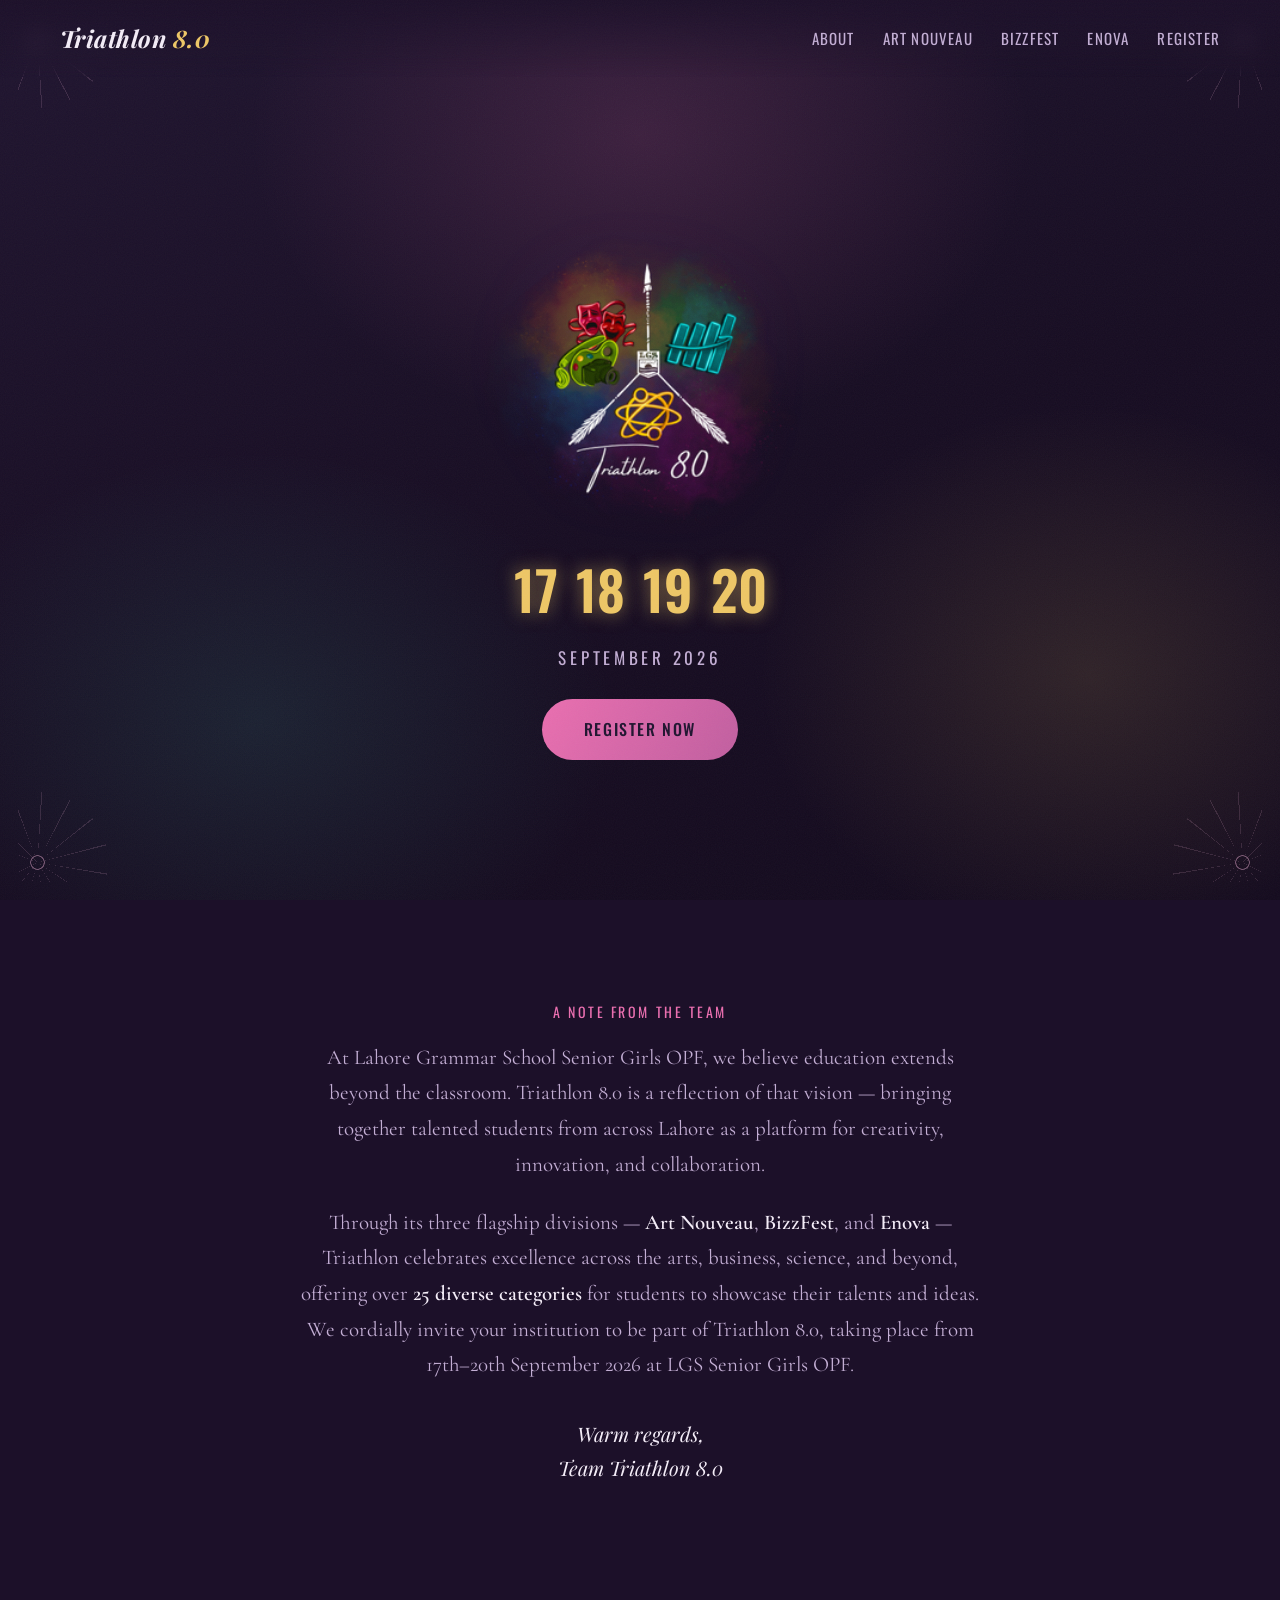
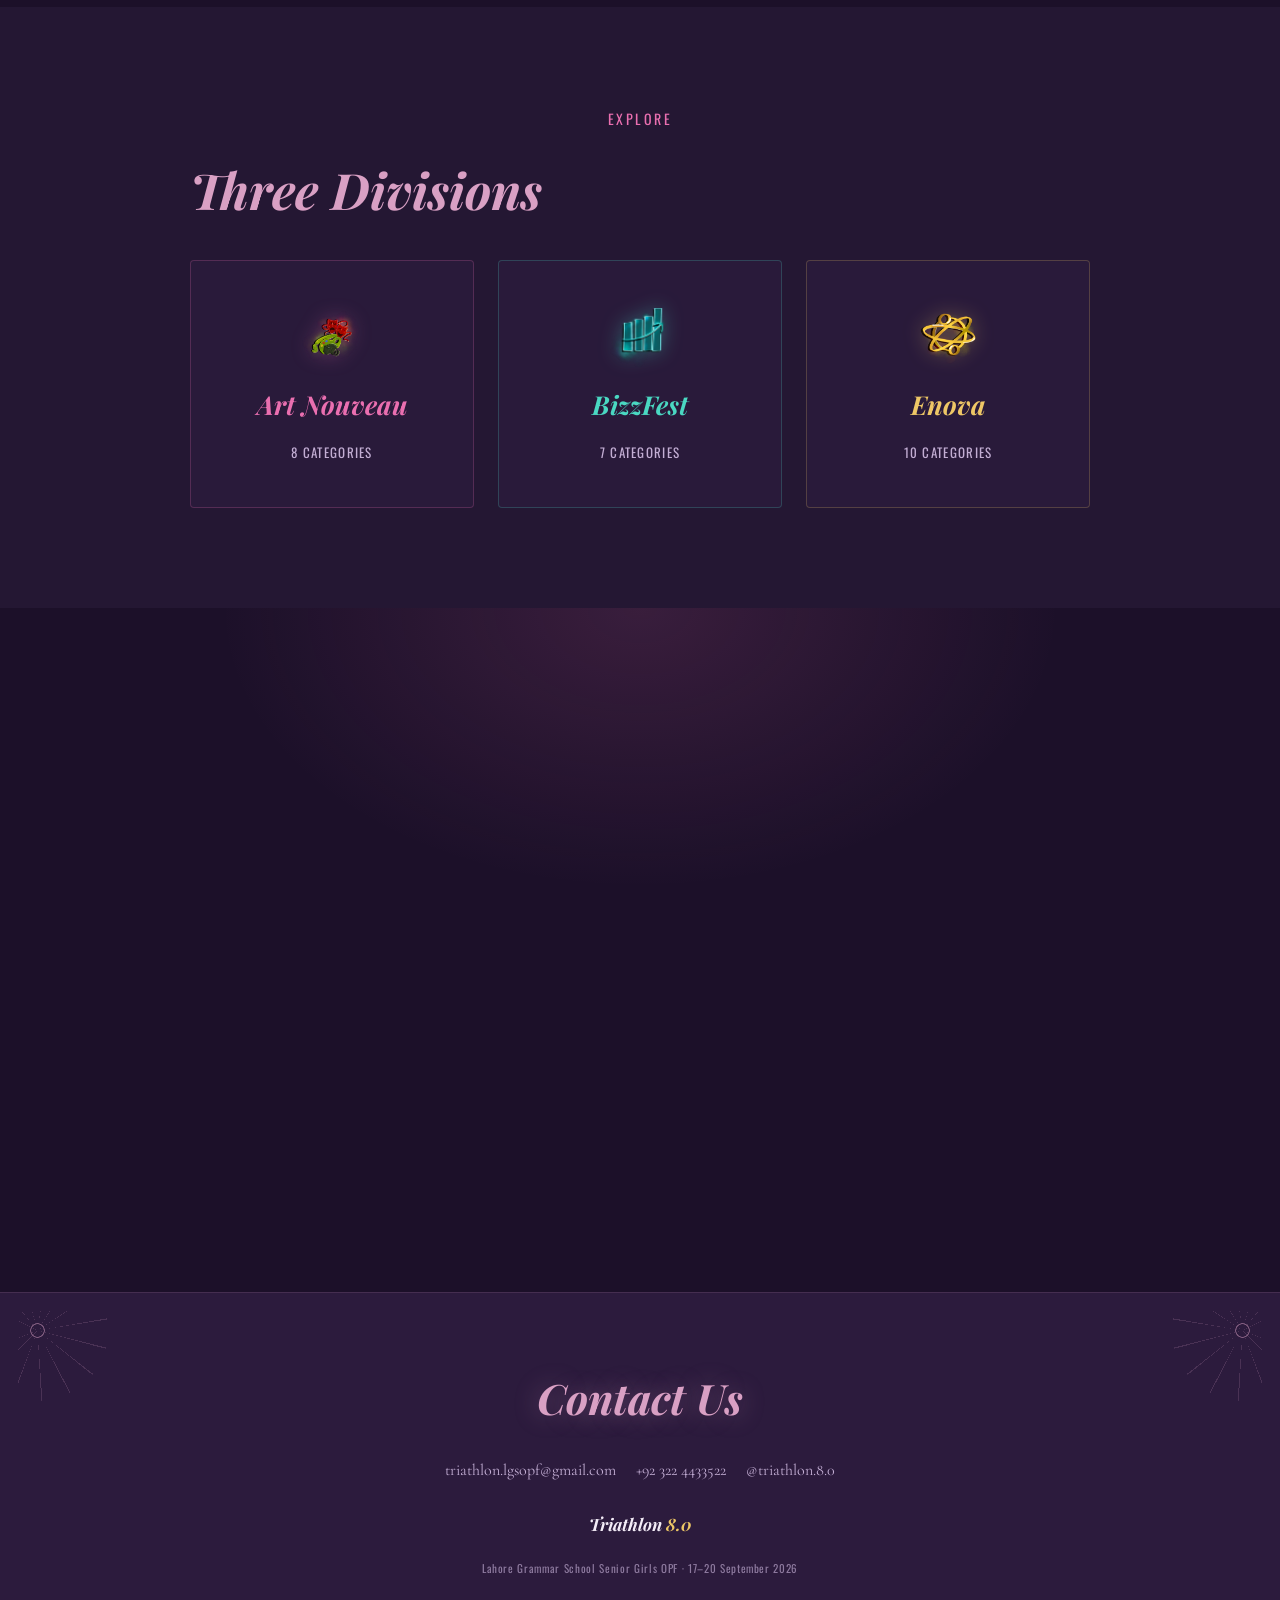
<file: index (5).html>
<!DOCTYPE html>
<html lang="en">
<head>
<meta charset="UTF-8">
<meta name="viewport" content="width=device-width, initial-scale=1.0">
<title>Triathlon 8.0 — LGS OPF</title>
<meta name="description" content="Triathlon 8.0 — Art Nouveau, BizzFest & Enova. 17–20 September 2026, Lahore Grammar School Senior Girls OPF.">
<link rel="preconnect" href="https://fonts.googleapis.com">
<link rel="preconnect" href="https://fonts.gstatic.com" crossorigin>
<link href="https://fonts.googleapis.com/css2?family=Playfair+Display:ital,wght@0,500;0,700;0,900;1,600;1,700&family=Cormorant+Garamond:ital,wght@0,400;0,500;0,600;1,500&family=Give+You+Glory&family=Oswald:wght@400;500;600;700&display=swap" rel="stylesheet">
<link rel="stylesheet" href="style.css">
</head>
<body>

<div class="grain"></div>

<nav class="nav">
  <a href="index.html" class="nav-brand">Triathlon <span>8.0</span></a>
  <div class="nav-links">
    <a href="index.html#about">About</a>
    <a href="art-nouveau.html">Art Nouveau</a>
    <a href="bizzfest.html">BizzFest</a>
    <a href="enova.html">Enova</a>
    <a href="index.html#register">Register</a>
  </div>
</nav>

<!-- ============ HERO ============ -->
<header class="hero" id="top">
  <div class="corner corner-tl" aria-hidden="true"></div>
  <div class="corner corner-tr" aria-hidden="true"></div>
  <div class="corner corner-bl" aria-hidden="true"></div>
  <div class="corner corner-br" aria-hidden="true"></div>

  <div class="hero-content">
    <img src="emblem-clean.png" alt="Triathlon 8.0" class="emblem-img emblem-img-top">

    <div class="hero-dates">
      <span>17</span><span>18</span><span>19</span><span>20</span>
    </div>
    <p class="hero-month">September 2026</p>

    <a href="https://forms.gle/YdvnsfaEocgff3F69" target="_blank" rel="noopener" class="btn btn-primary">Register Now</a>
  </div>
</header>

<main>

  <!-- ============ ABOUT ============ -->
  <section class="section" id="about">
    <div class="section-inner about-inner">
      <p class="kicker center">A Note From The Team</p>
      <p class="body-text center-text">
        At Lahore Grammar School Senior Girls OPF, we believe education extends beyond the classroom.
        Triathlon 8.0 is a reflection of that vision — bringing together talented students from across
        Lahore as a platform for creativity, innovation, and collaboration.
      </p>
      <p class="body-text center-text">
        Through its three flagship divisions — <strong>Art Nouveau</strong>, <strong>BizzFest</strong>, and
        <strong>Enova</strong> — Triathlon celebrates excellence across the arts, business, science, and
        beyond, offering over <strong>25 diverse categories</strong> for students to showcase their talents
        and ideas. We cordially invite your institution to be part of Triathlon 8.0, taking place from
        17th&ndash;20th September 2026 at LGS Senior Girls OPF.
      </p>
      <p class="body-text center-text signoff">Warm regards,<br>Team Triathlon 8.0</p>
    </div>
  </section>

  <!-- ============ DIVISION LINKS ============ -->
  <section class="section section-alt" id="divisions">
    <div class="section-inner">
      <p class="kicker center">Explore</p>
      <h2 class="section-title-script center">Three Divisions</h2>

      <div class="division-links">

        <a href="art-nouveau.html" class="division-link div-link-art">
          <span class="division-link-icon">
            <img src="art-nouveau-icon.png" alt="">
          </span>
          <span class="division-link-name">Art Nouveau</span>
          <span class="division-link-meta">8 categories</span>
        </a>

        <a href="bizzfest.html" class="division-link div-link-biz">
          <span class="division-link-icon">
            <img src="bizzfest-icon.png" alt="">
          </span>
          <span class="division-link-name">BizzFest</span>
          <span class="division-link-meta">7 categories</span>
        </a>

        <a href="enova.html" class="division-link div-link-sci">
          <span class="division-link-icon">
            <img src="enova-icon.png" alt="">
          </span>
          <span class="division-link-name">Enova</span>
          <span class="division-link-meta">10 categories</span>
        </a>

      </div>
    </div>
  </section>

  <!-- ============ REGISTRATION ============ -->
  <section class="section register-band" id="register">
    <div class="section-inner register-inner">
      <p class="kicker center">Registration</p>
      <h2 class="section-title-script center">Join Us</h2>
      <ul class="reg-notes">
        <li>Each team requires a minimum of 5 and a maximum of 8 delegates.</li>
        <li>All teams from one institution count as a single delegation.</li>
        <li>Delegates may take part in at most 2 of the 3 divisions.</li>
      </ul>
      <a href="https://forms.gle/YdvnsfaEocgff3F69" target="_blank" rel="noopener" class="btn btn-primary btn-large" id="register-link">Register Now</a>
      <p class="register-note">Full registration guidelines shared with your Delegation Supervisor.</p>
    </div>
  </section>

</main>

<!-- ============ CONTACT ============ -->
<footer class="footer" id="contact">
  <div class="corner corner-tl" aria-hidden="true"></div>
  <div class="corner corner-tr" aria-hidden="true"></div>
  <div class="footer-inner">
    <p class="footer-script">Contact Us</p>
    <div class="footer-meta">
      <a href="mailto:triathlon.lgsopf@gmail.com">triathlon.lgsopf@gmail.com</a>
      <a href="tel:+923224433522">+92 322 4433522</a>
      <a href="https://www.instagram.com/triathlon.8.0" target="_blank" rel="noopener">@triathlon.8.0</a>
    </div>
    <div class="footer-brand">Triathlon <span>8.0</span></div>
    <p class="footer-copy">Lahore Grammar School Senior Girls OPF &middot; 17&ndash;20 September 2026</p>
  </div>
</footer>

<script src="script.js"></script>
</body>
</html>
</file>
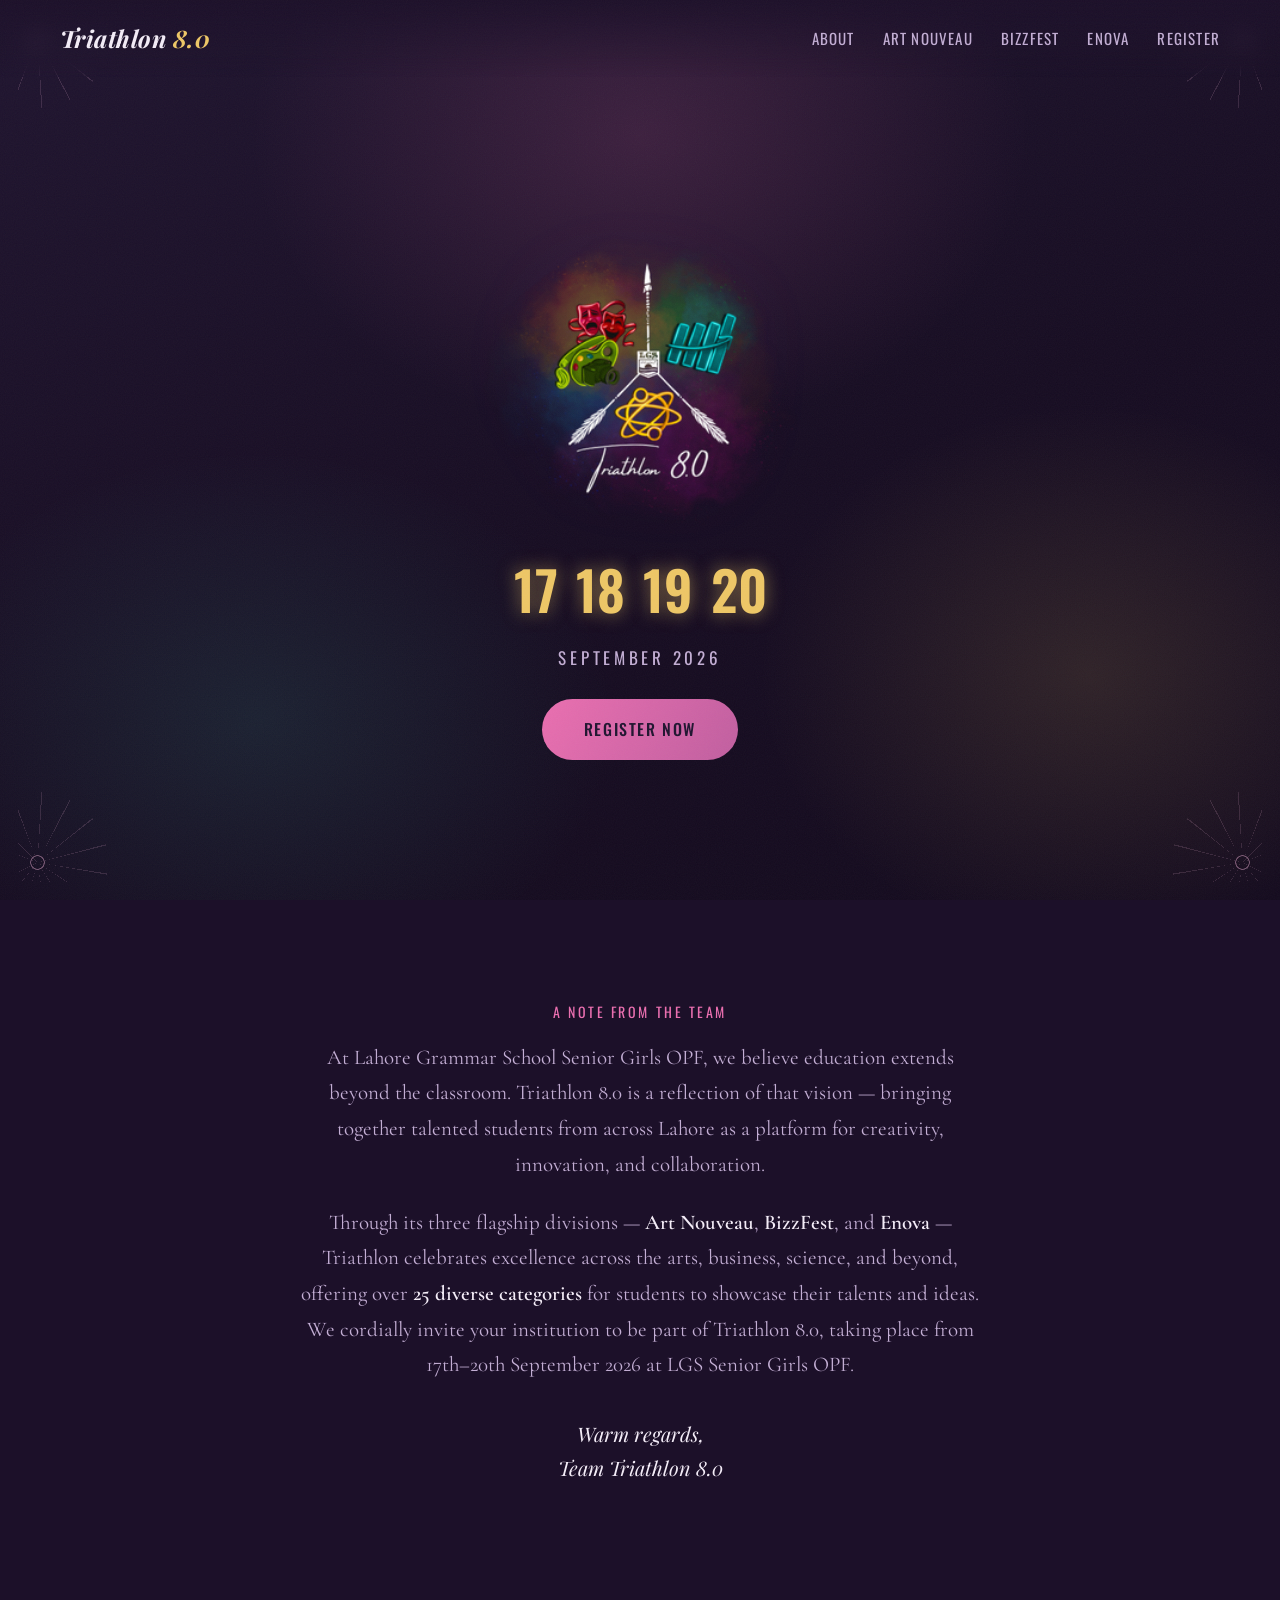
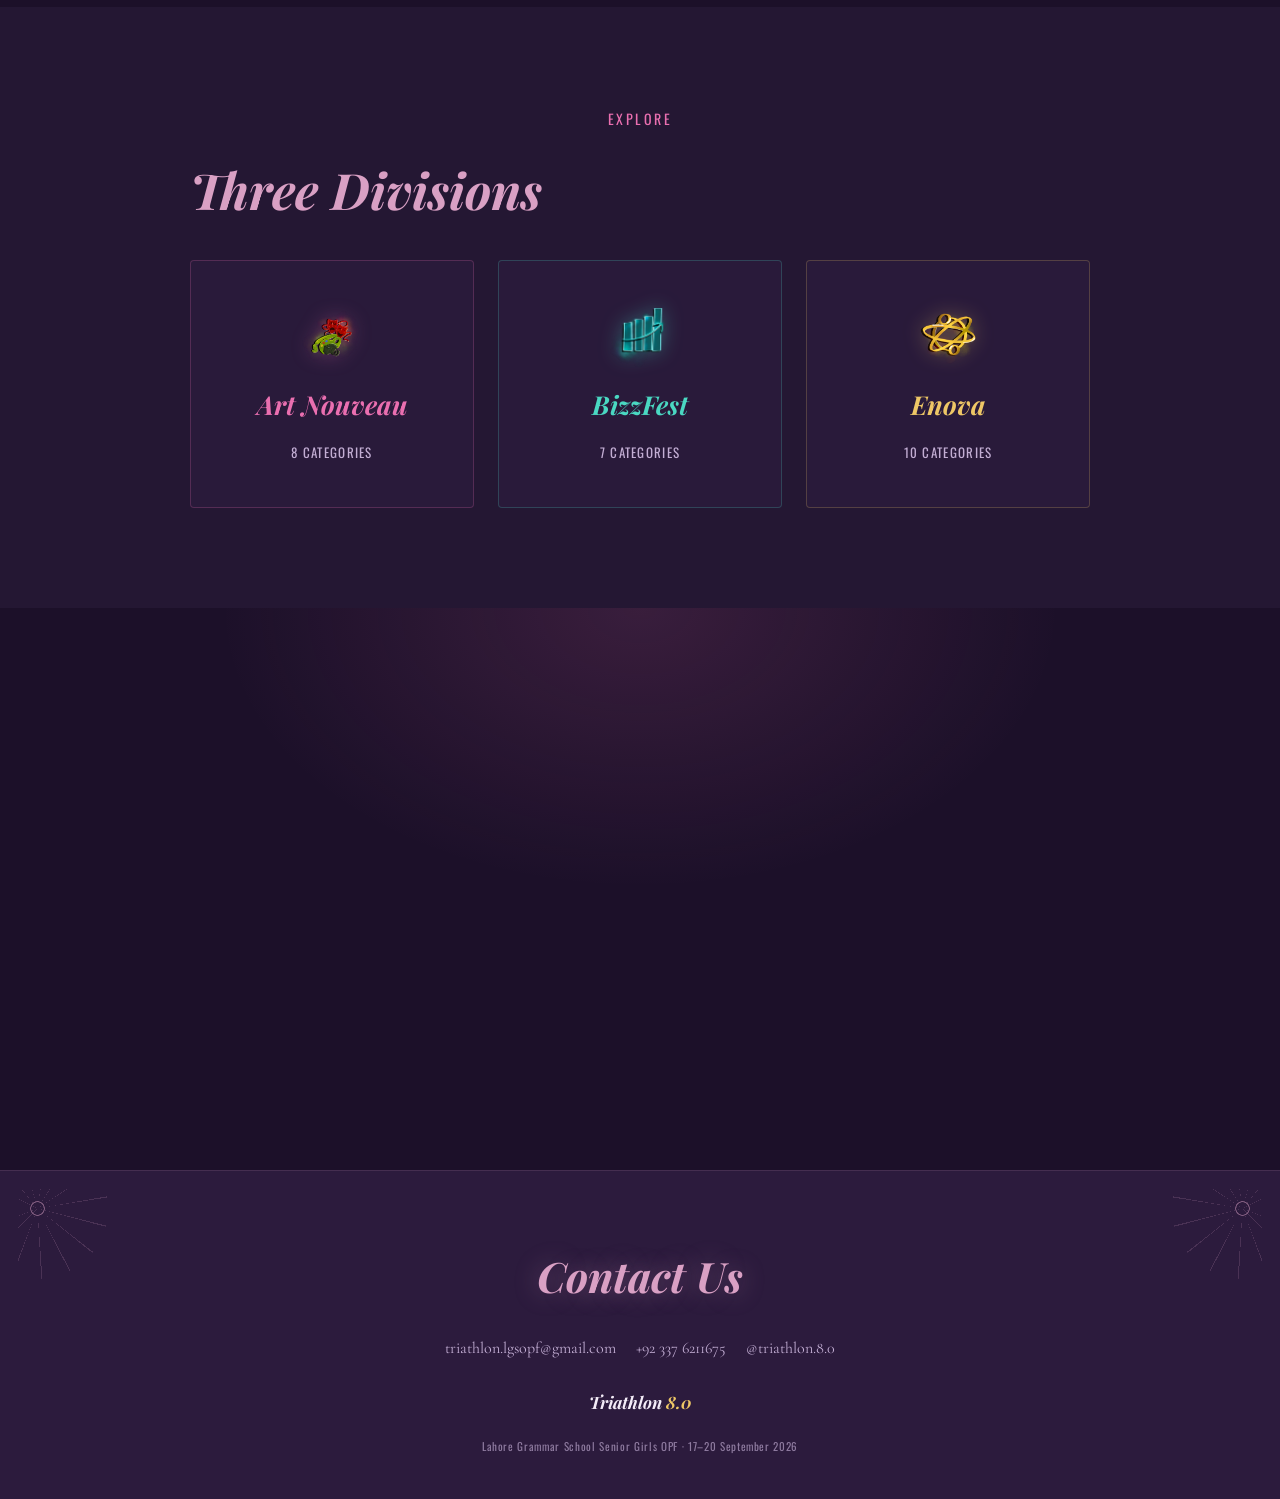
<file: index (7).html>
<!DOCTYPE html>
<html lang="en">
<head>
<meta charset="UTF-8">
<meta name="viewport" content="width=device-width, initial-scale=1.0">
<title>Triathlon 8.0 — LGS OPF</title>
<meta name="description" content="Triathlon 8.0 — Art Nouveau, BizzFest & Enova. 17–20 September 2026, Lahore Grammar School Senior Girls OPF.">
<link rel="preconnect" href="https://fonts.googleapis.com">
<link rel="preconnect" href="https://fonts.gstatic.com" crossorigin>
<link href="https://fonts.googleapis.com/css2?family=Playfair+Display:ital,wght@0,500;0,700;0,900;1,600;1,700&family=Cormorant+Garamond:ital,wght@0,400;0,500;0,600;1,500&family=Give+You+Glory&family=Oswald:wght@400;500;600;700&display=swap" rel="stylesheet">
<link rel="stylesheet" href="style.css">
</head>
<body>

<div class="grain"></div>

<nav class="nav">
  <a href="index.html" class="nav-brand">Triathlon <span>8.0</span></a>
  <div class="nav-links">
    <a href="index.html#about">About</a>
    <a href="art-nouveau.html">Art Nouveau</a>
    <a href="bizzfest.html">BizzFest</a>
    <a href="enova.html">Enova</a>
    <a href="index.html#register">Register</a>
  </div>
</nav>

<!-- ============ HERO ============ -->
<header class="hero" id="top">
  <div class="corner corner-tl" aria-hidden="true"></div>
  <div class="corner corner-tr" aria-hidden="true"></div>
  <div class="corner corner-bl" aria-hidden="true"></div>
  <div class="corner corner-br" aria-hidden="true"></div>

  <div class="hero-content">
    <img src="emblem-clean.png" alt="Triathlon 8.0" class="emblem-img emblem-img-top">

    <div class="hero-dates">
      <span>17</span><span>18</span><span>19</span><span>20</span>
    </div>
    <p class="hero-month">September 2026</p>

    <a href="https://forms.gle/YdvnsfaEocgff3F69" target="_blank" rel="noopener" class="btn btn-primary">Register Now</a>
  </div>
</header>

<main>

  <!-- ============ ABOUT ============ -->
  <section class="section" id="about">
    <div class="section-inner about-inner">
      <p class="kicker center">A Note From The Team</p>
      <p class="body-text center-text">
        At Lahore Grammar School Senior Girls OPF, we believe education extends beyond the classroom.
        Triathlon 8.0 is a reflection of that vision — bringing together talented students from across
        Lahore as a platform for creativity, innovation, and collaboration.
      </p>
      <p class="body-text center-text">
        Through its three flagship divisions — <strong>Art Nouveau</strong>, <strong>BizzFest</strong>, and
        <strong>Enova</strong> — Triathlon celebrates excellence across the arts, business, science, and
        beyond, offering over <strong>25 diverse categories</strong> for students to showcase their talents
        and ideas. We cordially invite your institution to be part of Triathlon 8.0, taking place from
        17th&ndash;20th September 2026 at LGS Senior Girls OPF.
      </p>
      <p class="body-text center-text signoff">Warm regards,<br>Team Triathlon 8.0</p>
    </div>
  </section>

  <!-- ============ DIVISION LINKS ============ -->
  <section class="section section-alt" id="divisions">
    <div class="section-inner">
      <p class="kicker center">Explore</p>
      <h2 class="section-title-script center">Three Divisions</h2>

      <div class="division-links">

        <a href="art-nouveau.html" class="division-link div-link-art">
          <span class="division-link-icon">
            <img src="art-nouveau-icon.png" alt="">
          </span>
          <span class="division-link-name">Art Nouveau</span>
          <span class="division-link-meta">8 categories</span>
        </a>

        <a href="bizzfest.html" class="division-link div-link-biz">
          <span class="division-link-icon">
            <img src="bizzfest-icon.png" alt="">
          </span>
          <span class="division-link-name">BizzFest</span>
          <span class="division-link-meta">7 categories</span>
        </a>

        <a href="enova.html" class="division-link div-link-sci">
          <span class="division-link-icon">
            <img src="enova-icon.png" alt="">
          </span>
          <span class="division-link-name">Enova</span>
          <span class="division-link-meta">10 categories</span>
        </a>

      </div>
    </div>
  </section>

  <!-- ============ REGISTRATION ============ -->
  <section class="section register-band" id="register">
    <div class="section-inner register-inner">
      <p class="kicker center">Registration</p>
      <h2 class="section-title-script center">Join Us</h2>
      <p class="body-text center-text register-copy">
        Read the full invitation for guidelines, categories, and everything you need to know.
      </p>
      <div class="register-actions">
        <a href="triathlon-8.0-invite.pdf" target="_blank" rel="noopener" class="btn btn-secondary">View Invite</a>
        <a href="https://forms.gle/YdvnsfaEocgff3F69" target="_blank" rel="noopener" class="btn btn-primary btn-large" id="register-link">Register Now</a>
      </div>
      <p class="register-note">Full registration guidelines shared with your Delegation Supervisor.</p>
    </div>
  </section>

</main>

<!-- ============ CONTACT ============ -->
<footer class="footer" id="contact">
  <div class="corner corner-tl" aria-hidden="true"></div>
  <div class="corner corner-tr" aria-hidden="true"></div>
  <div class="footer-inner">
    <p class="footer-script">Contact Us</p>
    <div class="footer-meta">
      <a href="mailto:triathlon.lgsopf@gmail.com">triathlon.lgsopf@gmail.com</a>
      <a href="tel:+923376211675">+92 337 6211675</a>
      <a href="https://www.instagram.com/triathlon.8.0" target="_blank" rel="noopener">@triathlon.8.0</a>
    </div>
    <div class="footer-brand">Triathlon <span>8.0</span></div>
    <p class="footer-copy">Lahore Grammar School Senior Girls OPF &middot; 17&ndash;20 September 2026</p>
  </div>
</footer>

<script src="script.js"></script>
</body>
</html>
</file>
<file: style.css>
:root {
  --bg: #1c1029;
  --bg-panel: #241733;
  --bg-panel-alt: #2c1b3d;
  --card-bg: #291a3a;

  --text: #f3ecf7;
  --muted: #c3aed4;

  --rose: #ea6fb0;      /* Art Nouveau */
  --teal: #4ad8c2;      /* BizzFest */
  --gold: #eec766;      /* Enova */
  --vine: #d9a0c4;      /* ornament / whimsical accent */

  --font-script: 'Playfair Display', serif;
  --font-hand: 'Give You Glory', cursive;
  --font-body: 'Cormorant Garamond', serif;
  --font-display: 'Oswald', sans-serif;

  --radius: 4px;
}

* { box-sizing: border-box; }
html { scroll-behavior: smooth; }

@media (prefers-reduced-motion: reduce) {
  html { scroll-behavior: auto; }
  * { animation: none !important; transition: none !important; }
}

body {
  margin: 0;
  background: var(--bg);
  color: var(--text);
  font-family: var(--font-body);
  font-size: 21px;
  line-height: 1.7;
  -webkit-font-smoothing: antialiased;
}

.grain {
  position: fixed;
  inset: 0;
  pointer-events: none;
  z-index: 999;
  opacity: 0.04;
  background-image: url("data:image/svg+xml,%3Csvg xmlns='http://www.w3.org/2000/svg' width='120' height='120'%3E%3Cfilter id='n'%3E%3CfeTurbulence type='fractalNoise' baseFrequency='0.9' numOctaves='2' stitchTiles='stitch'/%3E%3C/filter%3E%3Crect width='100%25' height='100%25' filter='url(%23n)'/%3E%3C/svg%3E");
}

a { color: inherit; text-decoration: none; }
strong { color: var(--text); font-weight: 600; }

/* ---------- Ornate corner flourishes (echoes the invite's vine border) ---------- */
.corner {
  position: absolute;
  width: 130px;
  height: 130px;
  pointer-events: none;
  opacity: 0.5;
  background-repeat: no-repeat;
  background-size: contain;
  z-index: 1;
}
.corner::before {
  content: '';
  position: absolute;
  inset: 0;
  background-image:
    radial-gradient(circle at 15% 15%, transparent 0 6px, var(--vine) 6.5px 7px, transparent 7.5px),
    repeating-conic-gradient(from 0deg at 15% 15%, transparent 0deg 8deg, rgba(217,160,196,0.35) 8deg 9deg, transparent 9deg 24deg);
  -webkit-mask: radial-gradient(circle at 15% 15%, black 0 70px, transparent 71px);
  mask: radial-gradient(circle at 15% 15%, black 0 70px, transparent 71px);
}
.corner-tl { top: 18px; left: 18px; }
.corner-tr { top: 18px; right: 18px; transform: scaleX(-1); }
.corner-bl { bottom: 18px; left: 18px; transform: scaleY(-1); }
.corner-br { bottom: 18px; right: 18px; transform: scale(-1, -1); }

/* ---------- Nav ---------- */
.nav {
  position: fixed;
  top: 0; left: 0; right: 0;
  z-index: 100;
  display: flex;
  align-items: center;
  justify-content: space-between;
  padding: 18px clamp(20px, 5vw, 60px);
  backdrop-filter: blur(10px);
  background: linear-gradient(to bottom, rgba(28,16,41,0.9), transparent);
}
.nav-brand {
  font-family: var(--font-script);
  font-weight: 700;
  font-style: italic;
  font-size: 24px;
  letter-spacing: 0.02em;
}
.nav-brand span { color: var(--gold); }
.nav-links {
  display: flex;
  gap: clamp(14px, 2.5vw, 28px);
  font-family: var(--font-display);
  font-size: 15px;
  letter-spacing: 0.08em;
  text-transform: uppercase;
  color: var(--muted);
}
.nav-links a { transition: color 0.2s ease; }
.nav-links a:hover { color: var(--rose); }
.nav-links a.active-art { color: var(--rose); }
.nav-links a.active-biz { color: var(--teal); }
.nav-links a.active-sci { color: var(--gold); }

/* ---------- Hero ---------- */
.hero {
  position: relative;
  min-height: 100vh;
  display: flex;
  align-items: center;
  justify-content: center;
  overflow: hidden;
  padding: 150px 24px 90px;
  text-align: center;
  background:
    radial-gradient(ellipse 650px 500px at 50% 15%, rgba(234,111,176,0.16), transparent 60%),
    radial-gradient(ellipse 600px 450px at 20% 80%, rgba(74,216,194,0.10), transparent 60%),
    radial-gradient(ellipse 550px 450px at 85% 75%, rgba(238,199,102,0.12), transparent 60%),
    linear-gradient(160deg, #201530 0%, #170d22 55%, #140b1e 100%);
}

.hero-content { position: relative; z-index: 2; max-width: 640px; }

.crest-img {
  width: 220px;
  max-width: 70vw;
  height: auto;
  margin-bottom: 18px;
  filter: drop-shadow(0 0 18px rgba(238,199,102,0.12));
}

.hero-invitation {
  font-family: var(--font-script);
  font-style: italic;
  font-weight: 700;
  font-size: clamp(38px, 8vw, 62px);
  margin: 0 0 30px;
  color: var(--vine);
  text-shadow: 0 0 30px rgba(217,160,196,0.4);
  letter-spacing: 0.01em;
}

.emblem-img {
  width: 340px;
  max-width: 85vw;
  height: auto;
  margin: 4px auto 0;
  display: block;
  filter: drop-shadow(0 0 34px rgba(155,92,246,0.14));
}
.emblem-img-top {
  width: 320px;
  margin: 0 auto 8px;
}

.hero-dates {
  margin-top: 10px;
  display: flex;
  justify-content: center;
  gap: 18px;
}
.hero-dates span {
  font-family: var(--font-display);
  font-weight: 600;
  font-size: clamp(38px, 7vw, 54px);
  color: var(--gold);
  text-shadow: 0 0 18px rgba(238,199,102,0.55);
}
.hero-month {
  font-family: var(--font-display);
  letter-spacing: 0.22em;
  text-transform: uppercase;
  font-size: 17px;
  color: var(--muted);
  margin: 8px 0 0;
}

/* ---------- Buttons ---------- */
.btn {
  display: inline-block;
  margin-top: 26px;
  padding: 17px 42px;
  border-radius: 999px;
  font-family: var(--font-display);
  font-weight: 500;
  font-size: 16px;
  letter-spacing: 0.1em;
  text-transform: uppercase;
  transition: transform 0.2s ease, box-shadow 0.2s ease;
}
.btn-primary {
  background: linear-gradient(120deg, var(--rose), #c15fa0);
  color: #201530;
  box-shadow: 0 0 0 rgba(234,111,176,0);
}
.btn-primary:hover {
  transform: translateY(-2px);
  box-shadow: 0 10px 32px rgba(234,111,176,0.35);
}
.btn-large { font-size: 17px; padding: 19px 48px; }

/* ---------- Sections ---------- */
.section { padding: 100px 24px; position: relative; }
.section-alt { background: var(--bg-panel); }
.section-inner { max-width: 900px; margin: 0 auto; }

.kicker {
  font-family: var(--font-display);
  font-size: 14px;
  letter-spacing: 0.18em;
  text-transform: uppercase;
  color: var(--rose);
  margin: 0 0 16px;
}
.kicker.center { text-align: center; }

.body-text { color: var(--muted); font-size: 21px; }
.center-text { text-align: center; max-width: 68ch; margin: 0 auto 22px; }
.signoff { font-family: var(--font-script); font-style: italic; color: var(--text); font-size: 20px; margin-top: 34px; }

.about-inner { max-width: 760px; }

/* ---------- Division headers ---------- */
.division-head { text-align: center; margin-bottom: 22px; }
.division-title {
  font-family: var(--font-script);
  font-weight: 900;
  font-size: clamp(38px, 7vw, 60px);
  margin: 0;
  letter-spacing: 0.01em;
}
.div-art { color: var(--rose); text-shadow: 0 0 30px rgba(234,111,176,0.35); }
.div-biz { color: var(--teal); text-shadow: 0 0 30px rgba(74,216,194,0.3); }
.div-sci { color: var(--gold); text-shadow: 0 0 30px rgba(238,199,102,0.3); }

.division-sub {
  font-family: var(--font-display);
  font-size: 13.5px;
  letter-spacing: 0.1em;
  text-transform: uppercase;
  color: var(--muted);
  margin: 10px 0 0;
}
.division-intro {
  text-align: center;
  max-width: 62ch;
  margin: 0 auto 48px;
  font-style: italic;
}

/* ---------- Division link cards (home page) ---------- */
.division-links {
  display: grid;
  grid-template-columns: repeat(3, 1fr);
  gap: 24px;
}
@media (max-width: 760px) {
  .division-links { grid-template-columns: 1fr; }
}

.division-link {
  display: flex;
  flex-direction: column;
  align-items: center;
  gap: 14px;
  padding: 44px 24px;
  border-radius: var(--radius);
  background: var(--card-bg);
  border: 1px solid rgba(255,255,255,0.08);
  transition: transform 0.25s ease, box-shadow 0.25s ease, border-color 0.25s ease;
}
.division-link:hover { transform: translateY(-6px); }

.division-link-icon {
  width: 64px;
  height: 64px;
  display: flex;
  align-items: center;
  justify-content: center;
}
.division-link-icon img {
  max-width: 100%;
  max-height: 100%;
  object-fit: contain;
}
.division-link-name {
  font-family: var(--font-script);
  font-weight: 700;
  font-style: italic;
  font-size: 26px;
}
.division-link-meta {
  font-family: var(--font-display);
  font-size: 13px;
  letter-spacing: 0.1em;
  text-transform: uppercase;
  color: var(--muted);
}

.div-link-art { border-color: rgba(234,111,176,0.22); }
.div-link-art .division-link-icon img { filter: drop-shadow(0 0 10px rgba(234,111,176,0.35)); }
.div-link-art .division-link-name { color: var(--rose); }
.div-link-art:hover { box-shadow: 0 0 40px rgba(234,111,176,0.16); border-color: rgba(234,111,176,0.5); }

.div-link-biz { border-color: rgba(74,216,194,0.22); }
.div-link-biz .division-link-icon img { filter: drop-shadow(0 0 10px rgba(74,216,194,0.35)); }
.div-link-biz .division-link-name { color: var(--teal); }
.div-link-biz:hover { box-shadow: 0 0 40px rgba(74,216,194,0.16); border-color: rgba(74,216,194,0.5); }

.div-link-sci { border-color: rgba(238,199,102,0.22); }
.div-link-sci .division-link-icon img { filter: drop-shadow(0 0 10px rgba(238,199,102,0.35)); }
.div-link-sci .division-link-name { color: var(--gold); }
.div-link-sci:hover { box-shadow: 0 0 40px rgba(238,199,102,0.16); border-color: rgba(238,199,102,0.5); }

/* ---------- Division hero (dedicated division pages) ---------- */
.division-hero {
  position: relative;
  padding: 150px 24px 80px;
  text-align: center;
  overflow: hidden;
}
.div-hero-art { background: radial-gradient(ellipse 650px 450px at 50% 0%, rgba(234,111,176,0.14), transparent 65%), var(--bg); }
.div-hero-biz { background: radial-gradient(ellipse 650px 450px at 50% 0%, rgba(74,216,194,0.12), transparent 65%), var(--bg); }
.div-hero-sci { background: radial-gradient(ellipse 650px 450px at 50% 0%, rgba(238,199,102,0.13), transparent 65%), var(--bg); }

.back-link {
  display: inline-block;
  margin-bottom: 34px;
  font-family: var(--font-display);
  font-size: 11.5px;
  letter-spacing: 0.1em;
  text-transform: uppercase;
  color: var(--muted);
  transition: color 0.2s ease;
}
.back-link:hover { color: var(--text); }

.division-hero .division-intro { margin-top: 20px; }

/* ---------- Accordion ---------- */
.accordion { display: flex; flex-direction: column; gap: 10px; }
.acc-item {
  border: 1px solid rgba(217,160,196,0.16);
  border-radius: var(--radius);
  background: var(--card-bg);
  overflow: hidden;
}
[data-division="biz"] .acc-item { border-color: rgba(74,216,194,0.18); }
[data-division="sci"] .acc-item { border-color: rgba(238,199,102,0.18); }

.acc-trigger {
  width: 100%;
  display: flex;
  align-items: center;
  gap: 18px;
  padding: 18px 24px;
  background: none;
  border: none;
  color: var(--text);
  font-family: var(--font-body);
  font-size: 21px;
  text-align: left;
  cursor: pointer;
}
.acc-num {
  font-family: var(--font-display);
  font-size: 13.5px;
  color: var(--rose);
  letter-spacing: 0.05em;
  min-width: 24px;
}
[data-division="biz"] .acc-num { color: var(--teal); }
[data-division="sci"] .acc-num { color: var(--gold); }

.acc-name { flex: 1; }
.acc-name em { font-style: italic; color: var(--muted); font-size: 16.5px; }

.acc-plus {
  font-family: var(--font-display);
  font-size: 20px;
  color: var(--muted);
  transition: transform 0.25s ease;
}
.acc-item.open .acc-plus { transform: rotate(45deg); color: var(--rose); }
[data-division="biz"] .acc-item.open .acc-plus { color: var(--teal); }
[data-division="sci"] .acc-item.open .acc-plus { color: var(--gold); }

.acc-panel {
  max-height: 0;
  overflow: hidden;
  transition: max-height 0.35s ease, padding 0.35s ease;
  padding: 0 24px;
  color: var(--muted);
}
.acc-item.open .acc-panel { padding: 0 24px 22px; }

.sub-list { margin: 0; padding-left: 20px; }
.sub-list li { margin-bottom: 10px; }
.sub-list strong { color: var(--text); }

.doc-link {
  display: inline-block;
  margin-top: 10px;
  font-family: var(--font-display);
  font-size: 13px;
  letter-spacing: 0.08em;
  text-transform: uppercase;
  padding: 8px 16px;
  border-radius: 999px;
  border: 1px solid rgba(255,255,255,0.15);
}
.doc-link.is-pending {
  color: var(--muted);
  opacity: 0.6;
  pointer-events: none;
  cursor: default;
}
.doc-link-inline {
  margin: 0 0 0 10px;
  padding: 3px 12px;
  font-size: 11px;
  vertical-align: middle;
  color: var(--rose);
  border-color: rgba(234,111,176,0.35);
  transition: color 0.2s ease, border-color 0.2s ease, background 0.2s ease;
}
[data-division="biz"] .doc-link-inline { color: var(--teal); border-color: rgba(74,216,194,0.35); }
[data-division="sci"] .doc-link-inline { color: var(--gold); border-color: rgba(238,199,102,0.35); }
.doc-link-inline:hover { background: rgba(255,255,255,0.06); }

/* ---------- Registration ---------- */
.register-band {
  text-align: center;
  background:
    radial-gradient(ellipse 600px 400px at 50% 0%, rgba(234,111,176,0.14), transparent 70%),
    var(--bg);
}
.register-inner { display: flex; flex-direction: column; align-items: center; }
.register-copy { margin-bottom: 8px; }
.register-actions {
  display: flex;
  gap: 16px;
  flex-wrap: wrap;
  justify-content: center;
  margin-top: 18px;
}
.register-actions .btn { margin-top: 0; }
.btn-secondary {
  margin-top: 0;
  background: transparent;
  color: var(--vine);
  border: 1px solid rgba(217,160,196,0.4);
}
.btn-secondary:hover {
  transform: translateY(-2px);
  border-color: var(--rose);
  color: var(--rose);
}
.section-title-script {
  font-family: var(--font-script);
  font-style: italic;
  font-weight: 700;
  font-size: clamp(34px, 6vw, 50px);
  color: var(--vine);
  margin: 0 0 28px;
}
.reg-notes {
  list-style: none;
  padding: 0;
  margin: 0 0 8px;
  color: var(--muted);
  font-size: 19px;
  max-width: 46ch;
}
.reg-notes li { margin-bottom: 8px; position: relative; padding-left: 18px; }
.reg-notes li::before {
  content: '✦';
  position: absolute;
  left: 0;
  color: var(--rose);
  font-size: 11px;
  top: 6px;
}
.register-note {
  margin-top: 14px;
  font-family: var(--font-display);
  font-size: 11.5px;
  letter-spacing: 0.05em;
  color: var(--muted);
  opacity: 0.75;
}

/* ---------- Sponsors ---------- */
.sponsor-tier { margin-bottom: 52px; }
.sponsor-tier:last-child { margin-bottom: 0; }

.sponsor-tier-label {
  text-align: center;
  font-family: var(--font-display);
  font-size: 13px;
  letter-spacing: 0.18em;
  text-transform: uppercase;
  margin: 0 0 24px;
}
.tier-platinum { color: #cfd8e8; }
.tier-gold { color: var(--gold); }
.tier-silver { color: #c7c2d6; }
.tier-bronze { color: #d99a6c; }

.sponsor-row {
  display: flex;
  flex-wrap: wrap;
  justify-content: center;
  align-items: center;
  gap: 24px;
}

.sponsor-card {
  background: #f7f3fa;
  border-radius: 14px;
  padding: 22px 30px;
  display: flex;
  align-items: center;
  justify-content: center;
  min-width: 160px;
  min-height: 90px;
  box-shadow: 0 8px 24px rgba(0,0,0,0.25);
  transition: transform 0.25s ease;
}
.sponsor-card:hover { transform: translateY(-4px); }
.sponsor-card img {
  max-width: 160px;
  max-height: 70px;
  width: auto;
  height: auto;
  object-fit: contain;
}

/* Platinum & Gold cards a touch larger to reflect tier */
.tier-platinum ~ .sponsor-row .sponsor-card,
.sponsor-tier:has(.tier-platinum) .sponsor-card { padding: 28px 38px; min-height: 104px; }
.sponsor-tier:has(.tier-platinum) .sponsor-card img { max-width: 190px; max-height: 84px; }
.sponsor-tier:has(.tier-gold) .sponsor-card { padding: 26px 36px; min-height: 100px; }
.sponsor-tier:has(.tier-gold) .sponsor-card img { max-width: 180px; max-height: 80px; }

/* ---------- Footer ---------- */
.footer {
  position: relative;
  padding: 70px 24px 44px;
  background: var(--bg-panel-alt);
  border-top: 1px solid rgba(217,160,196,0.14);
}
.footer-inner {
  max-width: 700px;
  margin: 0 auto;
  display: flex;
  flex-direction: column;
  align-items: center;
  gap: 16px;
  text-align: center;
}
.footer-script {
  font-family: var(--font-script);
  font-style: italic;
  font-weight: 700;
  font-size: clamp(30px, 5vw, 42px);
  color: var(--vine);
  margin: 0 0 6px;
  text-shadow: 0 0 24px rgba(217,160,196,0.35);
}
.footer-meta {
  display: flex;
  gap: 20px;
  flex-wrap: wrap;
  justify-content: center;
  font-size: 16px;
  color: var(--muted);
}
.footer-meta a { transition: color 0.2s ease; }
.footer-meta a:hover { color: var(--rose); }

.footer-brand {
  font-family: var(--font-script);
  font-style: italic;
  font-weight: 700;
  font-size: 17px;
  margin-top: 10px;
}
.footer-brand span { color: var(--gold); }

.footer-copy {
  font-family: var(--font-display);
  font-size: 11px;
  letter-spacing: 0.06em;
  color: var(--muted);
  opacity: 0.65;
  margin: 4px 0 0;
}
</file>
